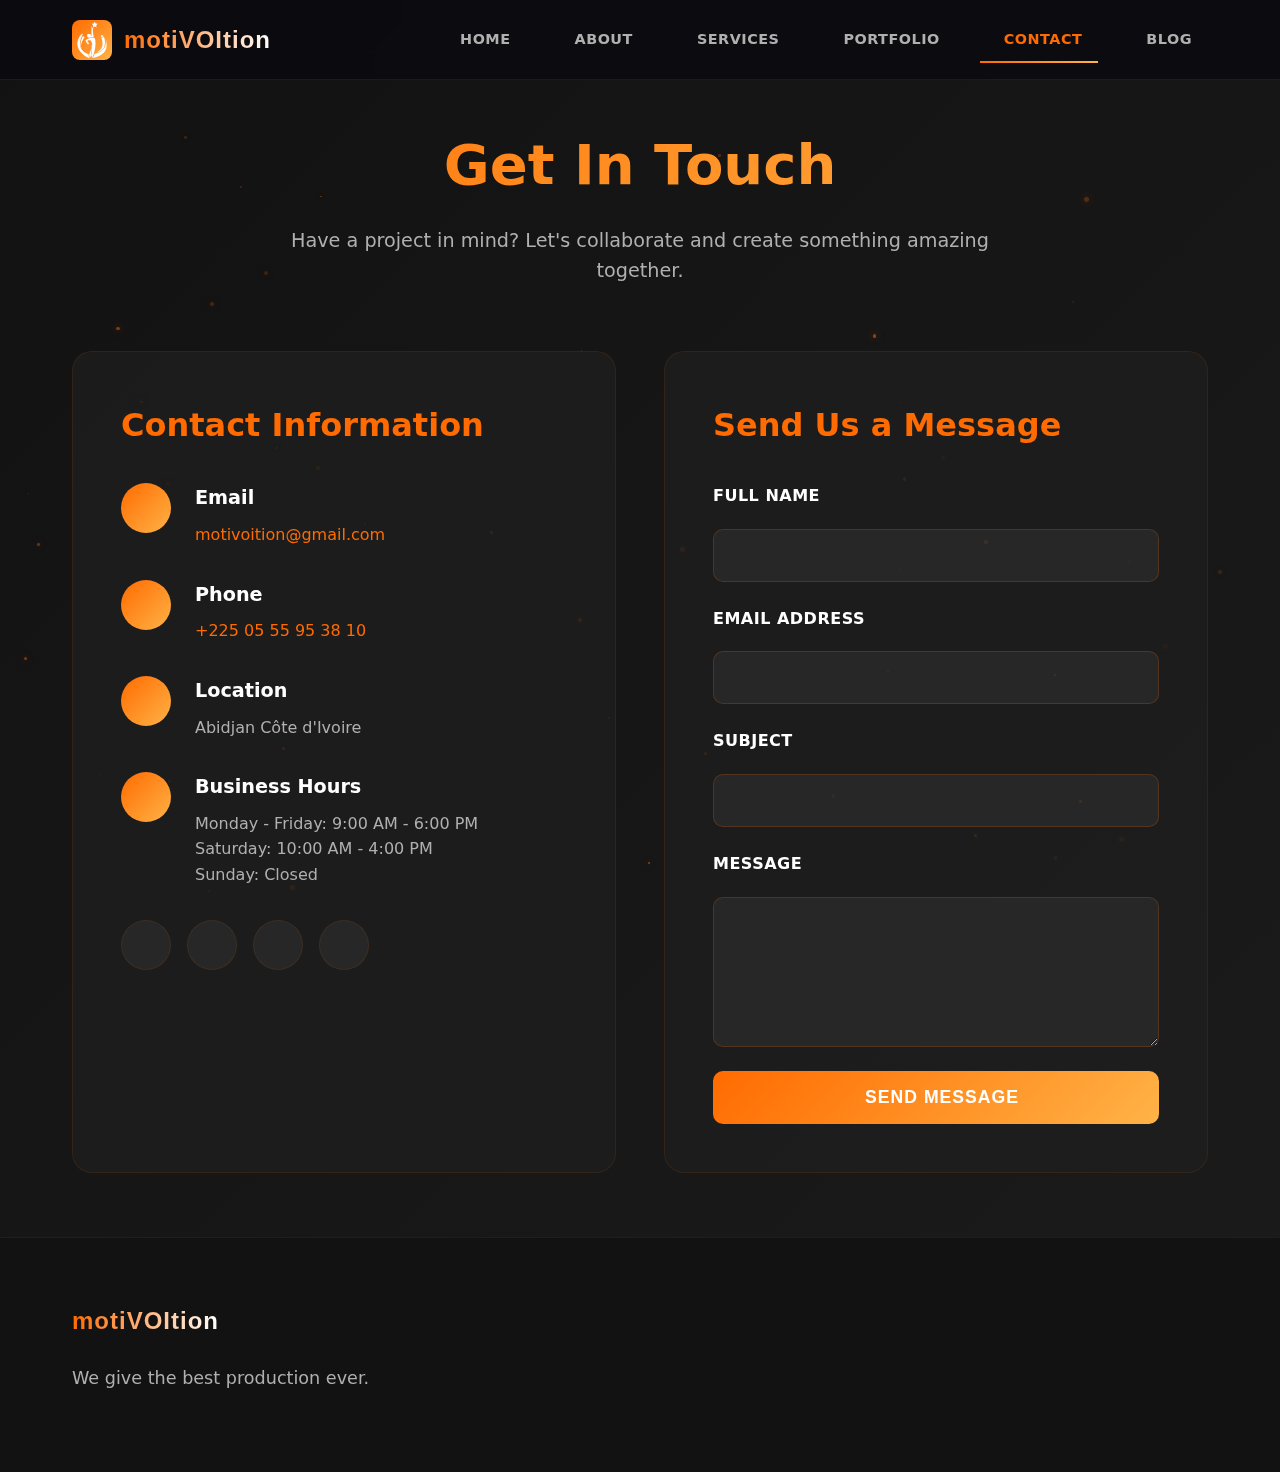
<file: contact.html>
<!DOCTYPE html>
<html lang="en">

<head>
    <meta charset="UTF-8">
    <meta name="viewport" content="width=device-width, initial-scale=1.0">
    <title>Contact | MotiVOItion</title>
    <link rel="stylesheet" href="style.css">
    <link rel="stylesheet" href="https://cdnjs.cloudflare.com/ajax/libs/font-awesome/6.4.0/css/all.min.css">
    <link href="https://fonts.googleapis.com/css2?family=Inter:wght@300;400;500;600;700;800;900&display=swap"
        rel="stylesheet">
    <style>
        :root {
            --primary: #FF6B00;
            --secondary: #FFB347;
            --accent: #FDFD96;
            --dark: #1B1B1B;
            --card-bg: rgba(30, 30, 30, 0.8);
        }

        .contact-page {
            padding-top: 120px;
            min-height: 100vh;
        }

        .contact-hero {
            text-align: center;
            margin-bottom: 4rem;
        }

        .contact-hero h1 {
            font-size: 3.5rem;
            margin-bottom: 1rem;
            background: linear-gradient(135deg, var(--primary), var(--secondary));
            -webkit-background-clip: text;
            -webkit-text-fill-color: transparent;
        }

        .contact-hero p {
            font-size: 1.2rem;
            color: #B0B0B0;
            max-width: 700px;
            margin: 0 auto;
        }

        .contact-content {
            display: grid;
            grid-template-columns: 1fr 1fr;
            gap: 3rem;
            margin-bottom: 4rem;
        }

        .contact-info {
            background: var(--card-bg);
            border-radius: 20px;
            padding: 3rem;
            border: 1px solid rgba(255, 107, 0, 0.1);
        }

        .contact-info h2 {
            font-size: 2rem;
            margin-bottom: 2rem;
            color: var(--primary);
        }

        .info-item {
            display: flex;
            align-items: flex-start;
            gap: 1.5rem;
            margin-bottom: 2rem;
        }

        .info-icon {
            width: 50px;
            height: 50px;
            background: linear-gradient(135deg, var(--primary), var(--secondary));
            border-radius: 50%;
            display: flex;
            align-items: center;
            justify-content: center;
            font-size: 1.3rem;
            color: white;
            flex-shrink: 0;
        }

        .info-content h3 {
            font-size: 1.2rem;
            margin-bottom: 0.5rem;
            color: white;
        }

        .info-content p {
            color: #B0B0B0;
            line-height: 1.6;
        }

        .info-content a {
            color: var(--primary);
            text-decoration: none;
            transition: color 0.3s ease;
        }

        .info-content a:hover {
            color: var(--secondary);
        }

        .contact-form-container {
            background: var(--card-bg);
            border-radius: 20px;
            padding: 3rem;
            border: 1px solid rgba(255, 107, 0, 0.1);
        }

        .contact-form-container h2 {
            font-size: 2rem;
            margin-bottom: 2rem;
            color: var(--primary);
        }

        .form-group {
            margin-bottom: 1.5rem;
        }

        .form-label {
            display: block;
            margin-bottom: 0.5rem;
            color: white;
            font-weight: 600;
        }

        .form-input,
        .form-textarea {
            width: 100%;
            padding: 1rem;
            background: rgba(255, 255, 255, 0.05);
            border: 1px solid rgba(255, 107, 0, 0.2);
            border-radius: 10px;
            color: white;
            font-family: inherit;
            font-size: 1rem;
            transition: all 0.3s ease;
        }

        .form-input:focus,
        .form-textarea:focus {
            outline: none;
            border-color: var(--primary);
            background: rgba(255, 107, 0, 0.05);
        }

        .form-textarea {
            resize: vertical;
            min-height: 150px;
        }

        .btn-submit {
            background: linear-gradient(135deg, var(--primary), var(--secondary));
            color: white;
            border: none;
            padding: 1rem 2.5rem;
            border-radius: 10px;
            font-weight: 700;
            font-size: 1.1rem;
            cursor: pointer;
            transition: all 0.3s ease;
            display: flex;
            align-items: center;
            gap: 0.75rem;
            width: 100%;
            justify-content: center;
        }

        .btn-submit:hover {
            transform: translateY(-3px);
            box-shadow: 0 10px 30px rgba(255, 107, 0, 0.3);
        }

        .social-links {
            display: flex;
            gap: 1rem;
            margin-top: 2rem;
        }

        .social-link {
            width: 50px;
            height: 50px;
            background: rgba(255, 255, 255, 0.05);
            border-radius: 50%;
            display: flex;
            align-items: center;
            justify-content: center;
            color: #B0B0B0;
            text-decoration: none;
            transition: all 0.3s ease;
            border: 1px solid rgba(255, 107, 0, 0.1);
        }

        .social-link:hover {
            background: linear-gradient(135deg, var(--primary), var(--secondary));
            color: white;
            transform: translateY(-3px);
        }

        .success-message {
            background: rgba(46, 213, 115, 0.1);
            border: 1px solid rgba(46, 213, 115, 0.3);
            border-radius: 10px;
            padding: 1.5rem;
            margin-top: 1rem;
            color: #2ed573;
            display: none;
        }

        @media (max-width: 992px) {
            .contact-content {
                grid-template-columns: 1fr;
            }
        }

        @media (max-width: 768px) {
            .contact-hero h1 {
                font-size: 2.5rem;
            }

            .contact-info,
            .contact-form-container {
                padding: 2rem;
            }
        }
    </style>
    <script async src="https://pagead2.googlesyndication.com/pagead/js/adsbygoogle.js?client=ca-pub-8945666304005777"
        crossorigin="anonymous"></script>
</head>

<body class="dark-mode">
    <!-- Animated Background -->
    <div class="particles-container" id="particles"></div>

    <!-- Header -->
    <header class="header">
        <div class="container">
            <!-- Logo -->
            <div class="logo">
                <div class="logo-icon">
                    <img src="assets/images/logo%202.svg" alt="MotiVOItion Logo" style="width: 40px; height: 40px;">
                </div>
                <div class="logo-text">
                    <span class="logo-motion">MOTI</span>
                    <span class="logo-voition">VOITION</span>
                </div>
            </div>

            <!-- Navigation -->
            <nav class="main-nav">
                <ul class="nav-list">
                    <li class="nav-item">
                        <a href="index.html" class="nav-link" data-text="HOME">
                            <i class="fas fa-home"></i>
                            <span>HOME</span>
                            <div class="link-glow"></div>
                        </a>
                    </li>
                    <li class="nav-item">
                        <a href="about.html" class="nav-link" data-text="ABOUT">
                            <i class="fas fa-user-astronaut"></i>
                            <span>ABOUT</span>
                            <div class="link-glow"></div>
                        </a>
                    </li>
                    <li class="nav-item">
                        <a href="services.html" class="nav-link" data-text="SERVICES">
                            <i class="fas fa-cogs"></i>
                            <span>SERVICES</span>
                            <div class="link-glow"></div>
                        </a>
                    </li>
                    <li class="nav-item">
                        <a href="portfolio.html" class="nav-link" data-text="PORTFOLIO">
                            <i class="fas fa-film"></i>
                            <span>PORTFOLIO</span>
                            <div class="link-glow"></div>
                        </a>
                    </li>
                    <li class="nav-item">
                        <a href="contact.html" class="nav-link active" data-text="CONTACT">
                            <i class="fas fa-satellite-dish"></i>
                            <span>CONTACT</span>
                            <div class="link-glow"></div>
                        </a>
                    </li>
                    <li class="nav-item">
                        <a href="blog.html" class="nav-link" data-text="BLOG">
                            <i class="fas fa-blog"></i>
                            <span>BLOG</span>
                            <div class="link-glow"></div>
                        </a>
                    </li>
                </ul>
            </nav>

            <!-- Mobile Menu Toggle -->
            <button class="menu-toggle" id="menuToggle">
                <div class="hamburger">
                    <span></span>
                    <span></span>
                    <span></span>
                </div>
            </button>
        </div>
    </header>

    <!-- Contact Page Content -->
    <section class="contact-page">
        <div class="container">
            <!-- Hero Section -->
            <div class="contact-hero">
                <h1>Get In Touch</h1>
                <p>Have a project in mind? Let's collaborate and create something amazing together.</p>
            </div>

            <!-- Contact Content -->
            <div class="contact-content">
                <!-- Contact Information -->
                <div class="contact-info">
                    <h2>Contact Information</h2>

                    <div class="info-item">
                        <div class="info-icon">
                            <i class="fas fa-envelope"></i>
                        </div>
                        <div class="info-content">
                            <h3>Email</h3>
                            <p><a href="mailto:hello@motivoition.com"
                                    id="dynamic-contact-email">hello@motivoition.com</a></p>
                        </div>
                    </div>

                    <div class="info-item">
                        <div class="info-icon">
                            <i class="fas fa-phone"></i>
                        </div>
                        <div class="info-content">
                            <h3>Phone</h3>
                            <p><a href="tel:+233xxxxxxxxx" id="dynamic-contact-phone">+233 xx xxx xxxx</a></p>
                        </div>
                    </div>

                    <div class="info-item">
                        <div class="info-icon">
                            <i class="fas fa-map-marker-alt"></i>
                        </div>
                        <div class="info-content">
                            <h3>Location</h3>
                            <p id="dynamic-contact-address">Accra, Ghana</p>
                        </div>
                    </div>

                    <div class="info-item">
                        <div class="info-icon">
                            <i class="fas fa-clock"></i>
                        </div>
                        <div class="info-content">
                            <h3>Business Hours</h3>
                            <p>Monday - Friday: 9:00 AM - 6:00 PM<br>
                                Saturday: 10:00 AM - 4:00 PM<br>
                                Sunday: Closed</p>
                        </div>
                    </div>

                    <div class="social-links">
                        <a href="https://www.youtube.com/@motivoition" target="_blank" class="social-link"
                            title="YouTube">
                            <i class="fab fa-youtube"></i>
                        </a>
                        <a href="https://www.instagram.com/motivoition" target="_blank" class="social-link"
                            title="Instagram">
                            <i class="fab fa-instagram"></i>
                        </a>
                        <a href="https://twitter.com/motivoition" target="_blank" class="social-link" title="Twitter">
                            <i class="fab fa-twitter"></i>
                        </a>
                        <a href="https://github.com/motivoition" target="_blank" class="social-link" title="GitHub">
                            <i class="fab fa-github"></i>
                        </a>
                    </div>
                </div>

                <!-- Contact Form -->
                <div class="contact-form-container">
                    <h2>Send Us a Message</h2>
                    <form id="contactForm">
                        <div class="form-group">
                            <label class="form-label" for="name">
                                <i class="fas fa-user"></i> Full Name
                            </label>
                            <input type="text" id="name" name="name" class="form-input" required>
                        </div>

                        <div class="form-group">
                            <label class="form-label" for="email">
                                <i class="fas fa-envelope"></i> Email Address
                            </label>
                            <input type="email" id="email" name="email" class="form-input" required>
                        </div>

                        <div class="form-group">
                            <label class="form-label" for="subject">
                                <i class="fas fa-tag"></i> Subject
                            </label>
                            <input type="text" id="subject" name="subject" class="form-input" required>
                        </div>

                        <div class="form-group">
                            <label class="form-label" for="message">
                                <i class="fas fa-comment"></i> Message
                            </label>
                            <textarea id="message" name="message" class="form-textarea" rows="5" required></textarea>
                        </div>

                        <button type="submit" class="btn-submit">
                            <i class="fas fa-paper-plane"></i>
                            Send Message
                        </button>

                        <div class="success-message" id="successMessage">
                            <i class="fas fa-check-circle"></i>
                            Thank you for your message! We'll get back to you soon.
                        </div>
                    </form>
                </div>
            </div>
        </div>
    </section>

    <!-- Footer -->
    <footer class="footer">
        <div class="container">
            <div class="footer-content">
                <div class="footer-brand">
                    <div class="logo">
                        <span class="logo-motion">MOTI</span>
                        <span class="logo-voition">VOITION</span>
                    </div>
                    <p class="footer-tagline" id="dynamic-footer-tagline">
                        Where motion meets emotion in every frame.
                    </p>
                </div>
            </div>
        </div>
    </footer>

    <!-- Scripts -->
    <script src="script.js"></script>
    <script>
        // Contact Form Handling
        document.getElementById('contactForm').addEventListener('submit', function (e) {
            e.preventDefault();

            const submitBtn = this.querySelector('.btn-submit');
            const successMessage = document.getElementById('successMessage');
            const originalText = submitBtn.innerHTML;

            // Disable submit button
            submitBtn.disabled = true;
            submitBtn.innerHTML = '<i class="fas fa-spinner fa-spin"></i> Sending...';

            // Simulate sending (in production, use actual API)
            setTimeout(() => {
                // Show success message
                successMessage.style.display = 'block';

                // Reset form
                this.reset();

                // Reset button
                submitBtn.disabled = false;
                submitBtn.innerHTML = originalText;

                // Hide success message after 5 seconds
                setTimeout(() => {
                    successMessage.style.display = 'none';
                }, 5000);

                // In production, send to your email service
                console.log('Contact form submitted');
            }, 2000);
        });
    </script>
</body>

</html>
</file>
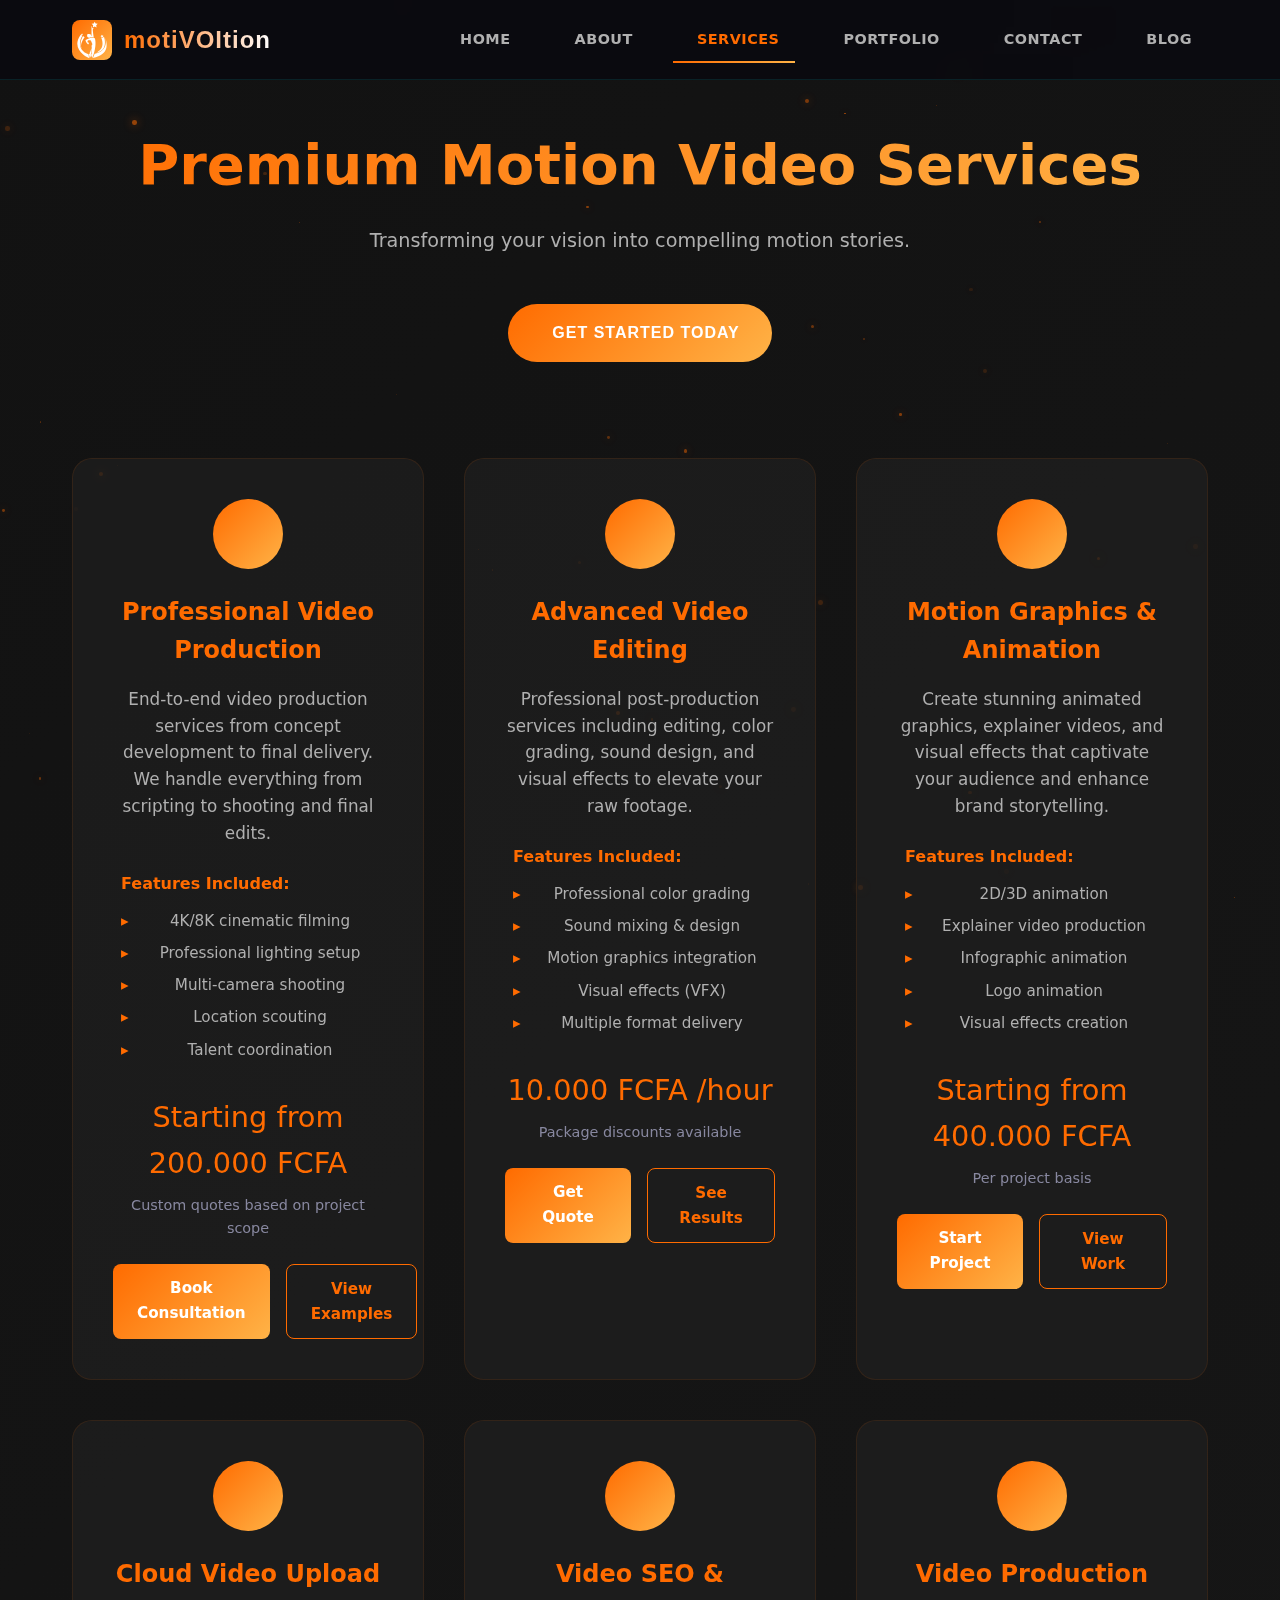
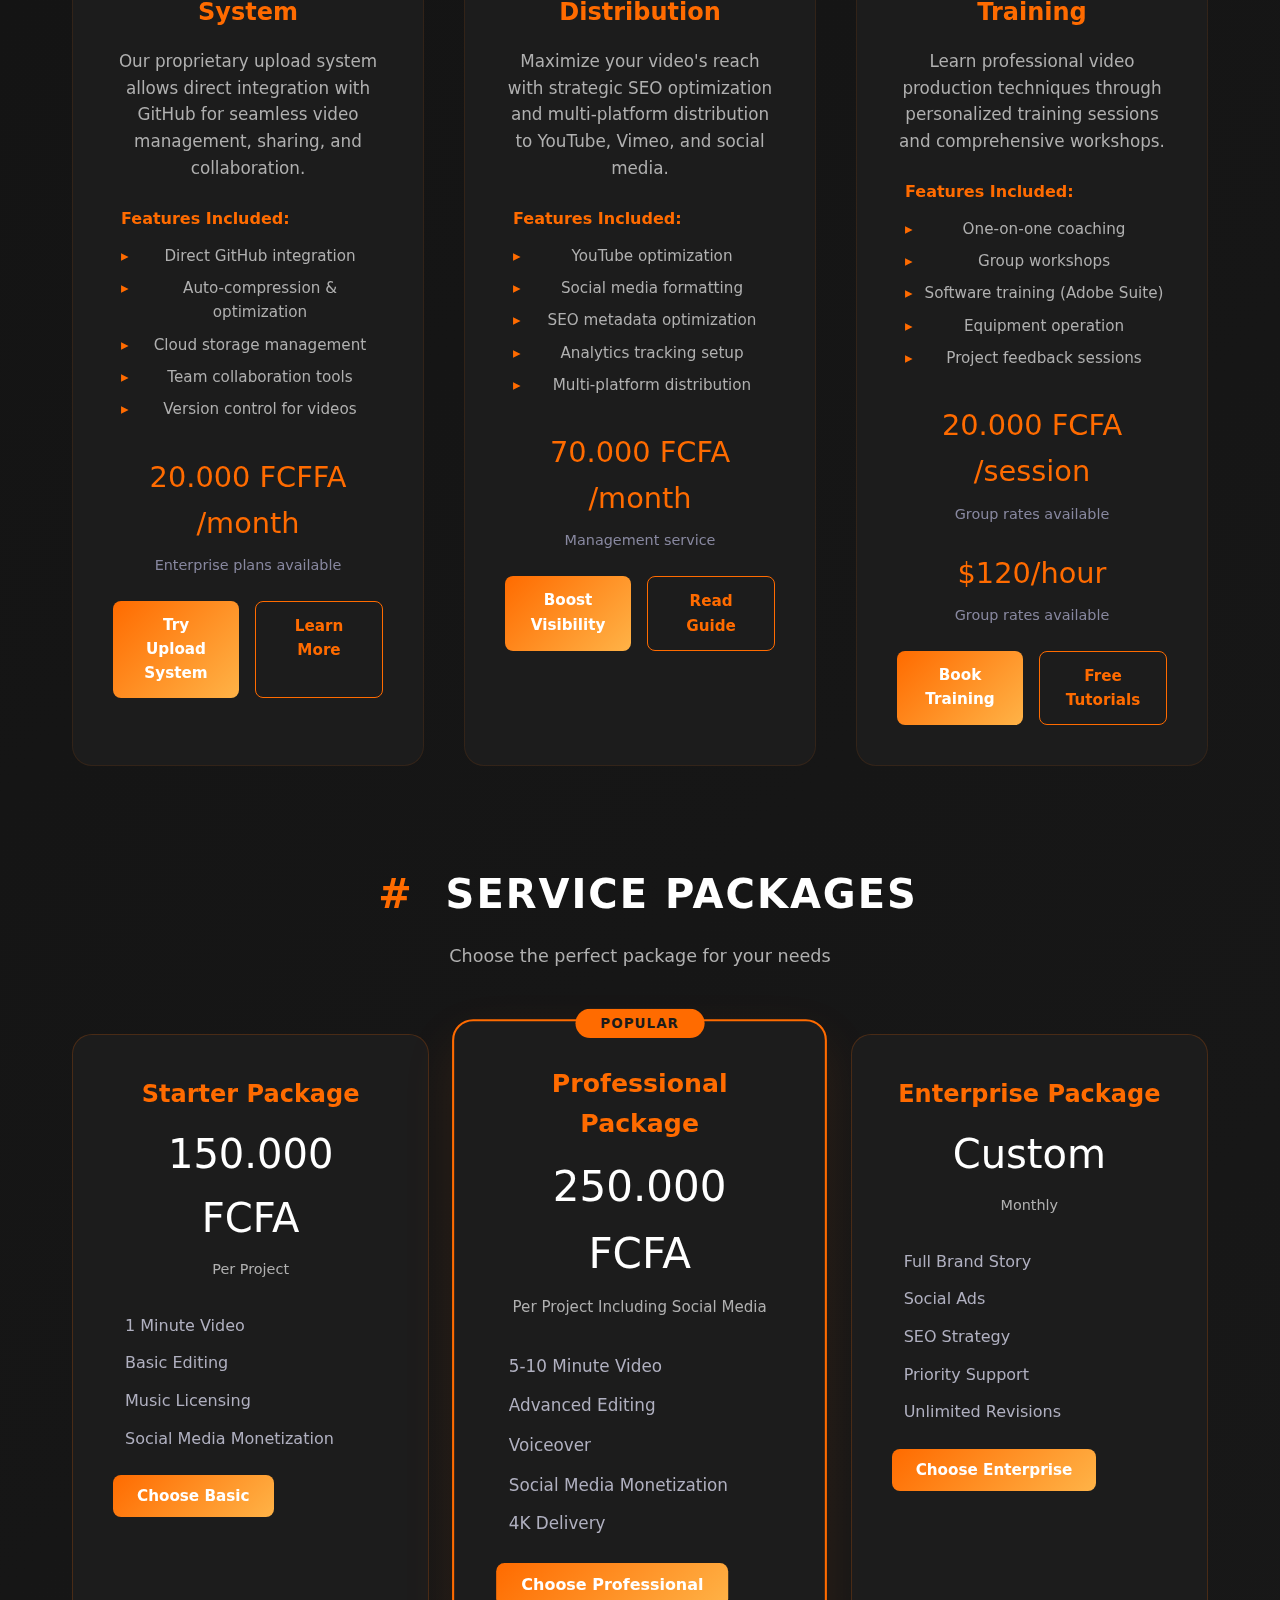
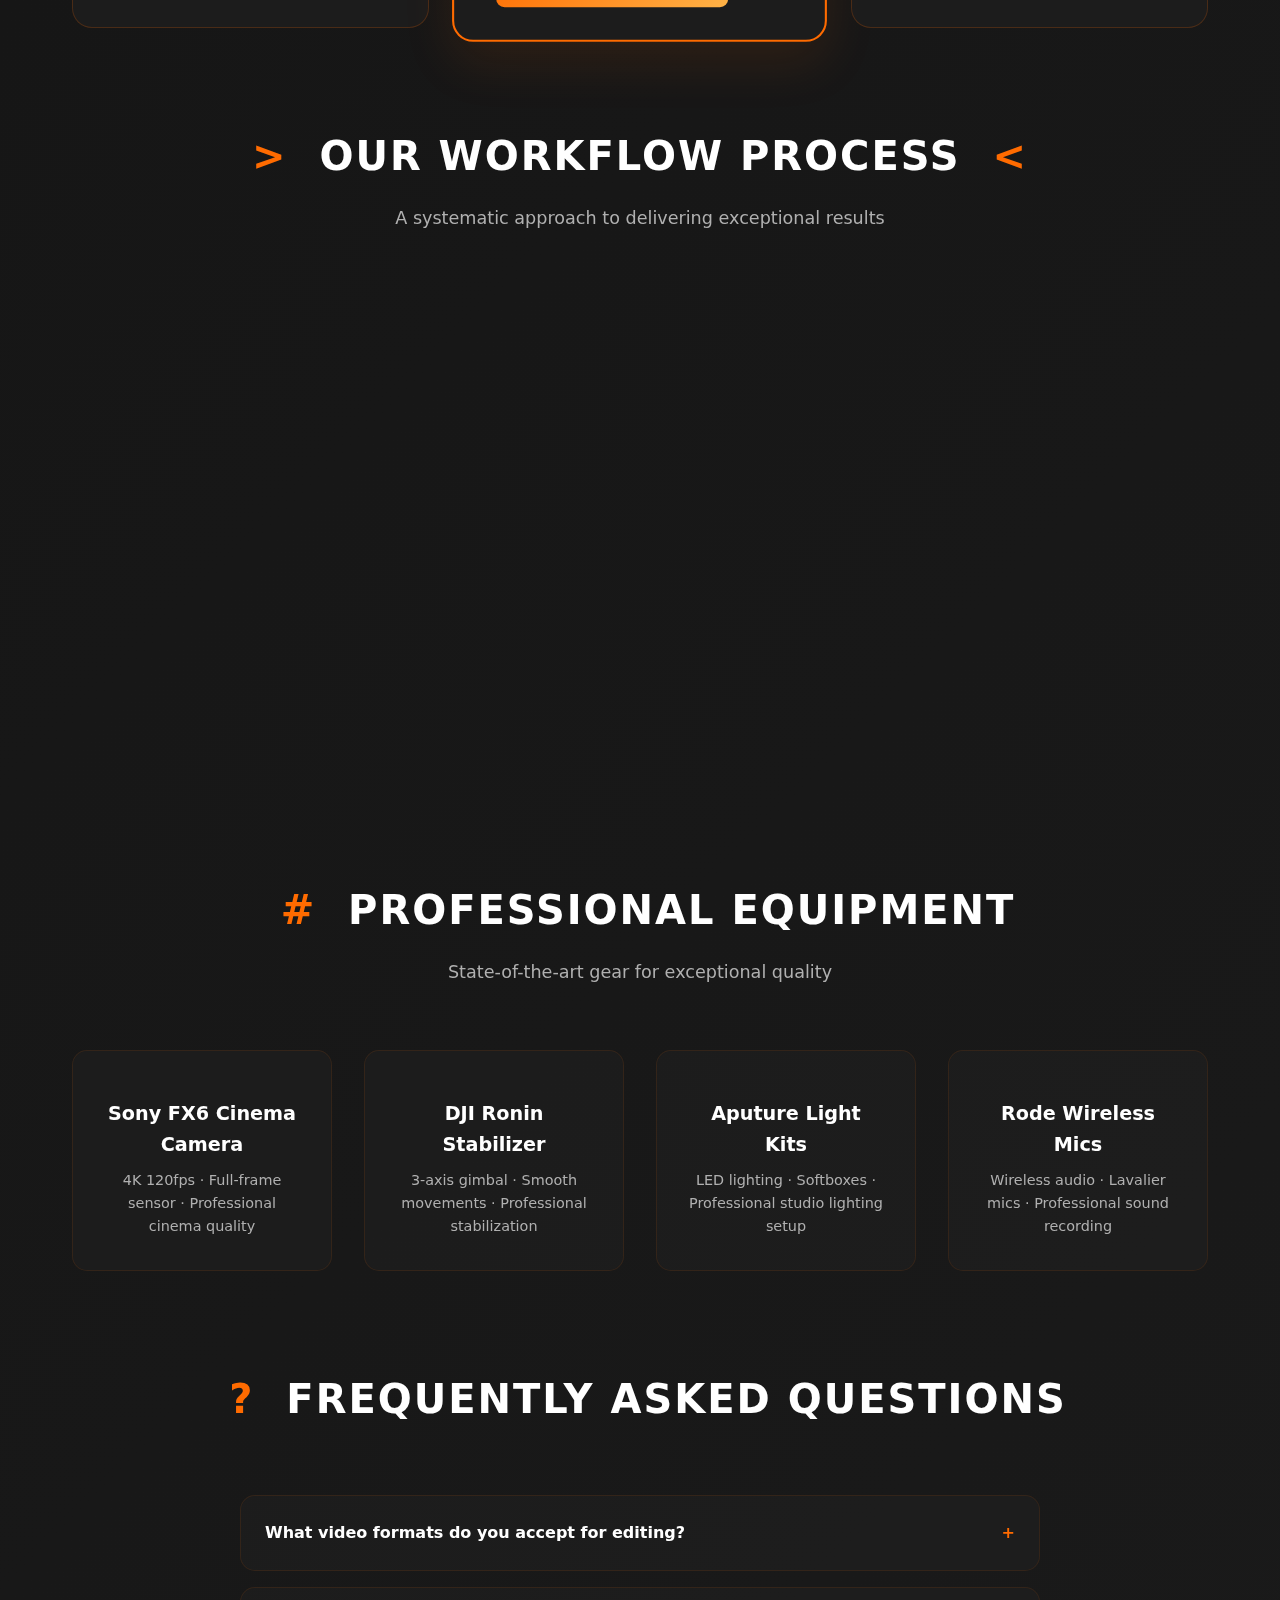
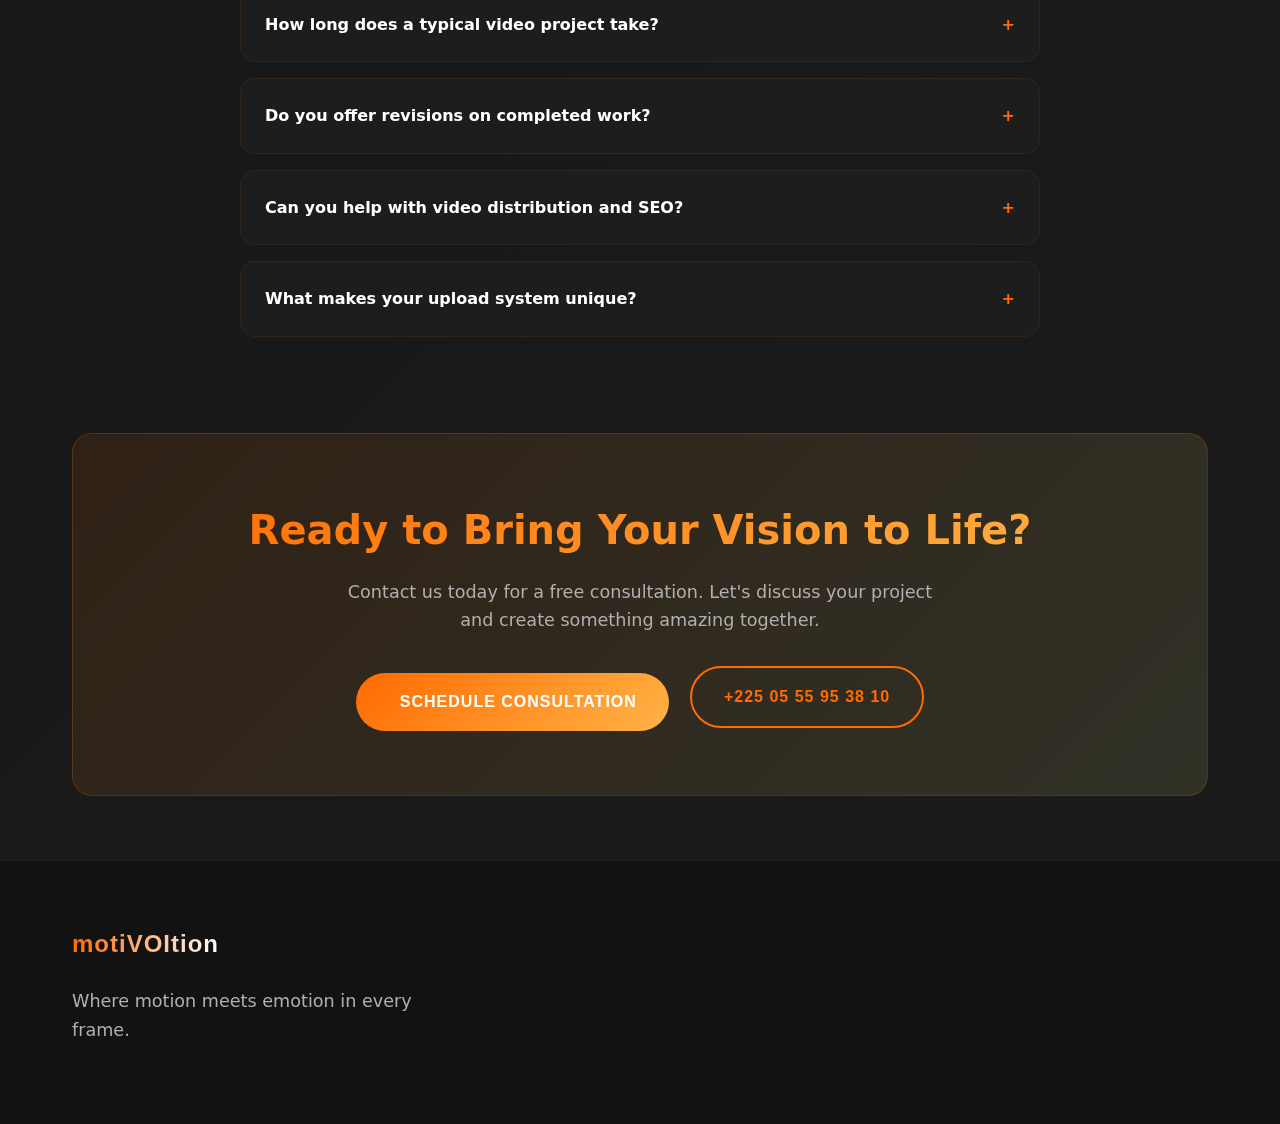
<file: services.html>
<!DOCTYPE html>
<html lang="en">

<head>
    <meta charset="UTF-8">
    <meta name="viewport" content="width=device-width, initial-scale=1.0">
    <title>Services | MotiVOItion - Motion Video Portfolio</title>
    <link rel="stylesheet" href="style.css">
    <link rel="stylesheet" href="https://cdnjs.cloudflare.com/ajax/libs/font-awesome/6.4.0/css/all.min.css">
    <link href="https://fonts.googleapis.com/css2?family=Inter:wght@300;400;500;600;700;800;900&display=swap"
        rel="stylesheet">
    <style>
        :root {
            --primary: #FF6B00;
            --secondary: #FFB347;
            --accent: #FDFD96;
            --dark: #1B1B1B;
            --card-bg: rgba(30, 30, 30, 0.8);
        }

        .services-page {
            padding-top: 120px;
            min-height: 100vh;
        }

        .services-hero {
            text-align: center;
            margin-bottom: 6rem;
        }

        .services-hero h1 {
            font-size: 3.5rem;
            margin-bottom: 1rem;
            background: linear-gradient(135deg, var(--primary), var(--secondary));
            -webkit-background-clip: text;
            -webkit-text-fill-color: transparent;
        }

        .services-hero p {
            font-size: 1.2rem;
            color: #B0B0B0;
            max-width: 700px;
            margin: 0 auto 3rem;
        }

        .services-grid {
            display: grid;
            grid-template-columns: repeat(auto-fit, minmax(350px, 1fr));
            gap: 2.5rem;
            margin-bottom: 6rem;
        }

        .service-card {
            background: var(--card-bg);
            border-radius: 20px;
            padding: 2.5rem;
            border: 1px solid rgba(255, 107, 0, 0.1);
            transition: all 0.3s ease;
            position: relative;
            overflow: hidden;
        }

        .service-card:hover {
            transform: translateY(-10px);
            border-color: var(--primary);
            box-shadow:
                0 20px 40px rgba(0, 0, 0, 0.3),
                0 0 30px rgba(255, 107, 0, 0.2);
        }

        .service-card::before {
            content: '';
            position: absolute;
            top: 0;
            left: 0;
            right: 0;
            height: 4px;
            background: linear-gradient(90deg, var(--primary), var(--secondary));
            transform: scaleX(0);
            transition: transform 0.3s ease;
        }

        .service-card:hover::before {
            transform: scaleX(1);
        }

        .service-icon {
            width: 70px;
            height: 70px;
            background: linear-gradient(135deg, var(--primary), var(--secondary));
            border-radius: 50%;
            display: flex;
            align-items: center;
            justify-content: center;
            margin-bottom: 1.5rem;
            font-size: 1.8rem;
            color: white;
        }

        .service-title {
            font-size: 1.5rem;
            margin-bottom: 1rem;
            color: var(--primary);
        }

        .service-description {
            color: #B0B0B0;
            line-height: 1.7;
            margin-bottom: 1.5rem;
            font-size: 1.05rem;
        }

        .service-features {
            margin-bottom: 2rem;
        }

        .service-features h4 {
            font-size: 1rem;
            color: var(--primary);
            margin-bottom: 0.75rem;
            display: flex;
            align-items: center;
            gap: 0.5rem;
        }

        .service-features ul {
            list-style: none;
            padding-left: 1.5rem;
        }

        .service-features li {
            color: #B0B0B0;
            margin-bottom: 0.5rem;
            position: relative;
            font-size: 0.95rem;
        }

        .service-features li::before {
            content: '▸';
            position: absolute;
            left: -1rem;
            color: var(--primary);
        }

        .service-pricing {
            margin-bottom: 1.5rem;
        }

        .price-tag {
            font-size: 1.8rem;
            color: var(--primary);
            margin-bottom: 0.5rem;
        }

        .price-note {
            font-size: 0.9rem;
            color: #8888a0;
        }

        .service-cta {
            display: flex;
            gap: 1rem;
        }

        .btn-service {
            flex: 1;
            padding: 0.75rem 1.5rem;
            border-radius: 8px;
            font-weight: 600;
            font-size: 0.95rem;
            text-decoration: none;
            text-align: center;
            transition: all 0.3s ease;
        }

        .btn-service-primary {
            background: linear-gradient(135deg, var(--primary), var(--secondary));
            color: white;
        }

        .btn-service-primary:hover {
            transform: translateY(-3px);
            box-shadow: 0 10px 20px rgba(255, 107, 0, 0.3);
        }

        .btn-service-secondary {
            background: transparent;
            color: var(--primary);
            border: 1px solid var(--primary);
        }

        .btn-service-secondary:hover {
            background: rgba(255, 107, 0, 0.1);
        }

        /* Service Packages */
        .packages-section {
            margin-bottom: 6rem;
        }

        .packages-grid {
            display: grid;
            grid-template-columns: repeat(auto-fit, minmax(300px, 1fr));
            gap: 2rem;
            margin-top: 3rem;
        }

        .package-card {
            background: var(--card-bg);
            border-radius: 20px;
            padding: 2.5rem;
            border: 1px solid rgba(255, 107, 0, 0.2);
            position: relative;
            transition: all 0.3s ease;
        }

        .package-card.popular {
            border: 2px solid var(--primary);
            transform: scale(1.05);
            box-shadow: 0 20px 50px rgba(255, 107, 0, 0.1);
        }

        .package-card.popular::after {
            content: 'POPULAR';
            position: absolute;
            top: -12px;
            left: 50%;
            transform: translateX(-50%);
            background: var(--primary);
            color: var(--dark);
            padding: 0.25rem 1.5rem;
            border-radius: 20px;
            font-size: 0.8rem;
            font-weight: 700;
            letter-spacing: 1px;
        }

        .package-header {
            text-align: center;
            margin-bottom: 2rem;
        }

        .package-name {
            font-size: 1.5rem;
            color: var(--primary);
            margin-bottom: 0.5rem;
        }

        .package-price {
            font-size: 2.5rem;
            color: white;
            margin-bottom: 0.5rem;
        }

        .package-period {
            color: #B0B0B0;
            font-size: 0.9rem;
        }

        .package-features {
            margin-bottom: 2rem;
        }

        .package-feature {
            display: flex;
            align-items: center;
            gap: 0.75rem;
            margin-bottom: 0.75rem;
            color: #b0b0c0;
        }

        .package-feature i {
            color: var(--primary);
        }

        /* Workflow Section */
        .workflow-section {
            margin-bottom: 6rem;
        }

        .workflow-steps {
            display: grid;
            grid-template-columns: repeat(auto-fit, minmax(250px, 1fr));
            gap: 2rem;
            margin-top: 3rem;
        }

        .workflow-step {
            text-align: center;
            position: relative;
        }

        .workflow-step::after {
            content: '→';
            position: absolute;
            right: -1rem;
            top: 50%;
            transform: translateY(-50%);
            color: var(--primary);
            font-size: 2rem;
            font-weight: bold;
        }

        .workflow-step:last-child::after {
            display: none;
        }

        .step-number {
            width: 60px;
            height: 60px;
            background: linear-gradient(135deg, var(--primary), var(--secondary));
            border-radius: 50%;
            display: flex;
            align-items: center;
            justify-content: center;
            margin: 0 auto 1.5rem;
            font-size: 1.5rem;
            font-weight: 700;
            color: white;
        }

        .step-title {
            font-size: 1.2rem;
            margin-bottom: 0.75rem;
            color: var(--primary);
        }

        .step-description {
            color: #B0B0B0;
            font-size: 0.95rem;
            line-height: 1.6;
        }

        /* Equipment Section */
        .equipment-section {
            margin-bottom: 6rem;
        }

        .equipment-grid {
            display: grid;
            grid-template-columns: repeat(auto-fit, minmax(250px, 1fr));
            gap: 2rem;
            margin-top: 3rem;
        }

        .equipment-card {
            background: var(--card-bg);
            border-radius: 15px;
            padding: 2rem;
            text-align: center;
            border: 1px solid rgba(255, 107, 0, 0.1);
            transition: all 0.3s ease;
        }

        .equipment-card:hover {
            border-color: var(--primary);
            transform: translateY(-5px);
        }

        .equipment-icon {
            font-size: 2.5rem;
            color: var(--primary);
            margin-bottom: 1rem;
        }

        .equipment-name {
            font-size: 1.2rem;
            margin-bottom: 0.5rem;
            color: white;
        }

        .equipment-specs {
            color: #B0B0B0;
            font-size: 0.9rem;
        }

        /* FAQ Section */
        .faq-section {
            margin-bottom: 6rem;
        }

        .faq-container {
            max-width: 800px;
            margin: 3rem auto 0;
        }

        .faq-item {
            background: var(--card-bg);
            border-radius: 15px;
            margin-bottom: 1rem;
            border: 1px solid rgba(255, 107, 0, 0.1);
            overflow: hidden;
        }

        .faq-question {
            padding: 1.5rem;
            cursor: pointer;
            display: flex;
            justify-content: space-between;
            align-items: center;
            font-weight: 600;
            color: white;
        }

        .faq-question:hover {
            background: rgba(255, 107, 0, 0.05);
        }

        .faq-toggle {
            color: var(--primary);
            transition: transform 0.3s ease;
        }

        .faq-answer {
            padding: 0 1.5rem;
            max-height: 0;
            overflow: hidden;
            transition: all 0.3s ease;
            color: #B0B0B0;
            line-height: 1.6;
        }

        .faq-item.active .faq-answer {
            padding: 0 1.5rem 1.5rem;
            max-height: 500px;
        }

        .faq-item.active .faq-toggle {
            transform: rotate(45deg);
        }

        /* Call to Action */
        .cta-section {
            text-align: center;
            padding: 4rem;
            background: linear-gradient(135deg, rgba(255, 107, 0, 0.1), rgba(253, 253, 150, 0.1));
            border-radius: 20px;
            margin-bottom: 4rem;
            border: 1px solid rgba(255, 107, 0, 0.2);
        }

        .cta-title {
            font-size: 2.5rem;
            margin-bottom: 1rem;
            background: linear-gradient(135deg, var(--primary), var(--secondary));
            -webkit-background-clip: text;
            -webkit-text-fill-color: transparent;
        }

        .cta-text {
            font-size: 1.1rem;
            color: #B0B0B0;
            max-width: 600px;
            margin: 0 auto 2rem;
        }

        @media (max-width: 992px) {
            .workflow-step::after {
                display: none;
            }

            .package-card.popular {
                transform: none;
            }
        }

        @media (max-width: 768px) {
            .services-grid {
                grid-template-columns: 1fr;
            }

            .packages-grid {
                grid-template-columns: 1fr;
            }

            .service-cta {
                flex-direction: column;
            }

            .cta-title {
                font-size: 2rem;
            }
        }
    </style>
</head>

<body class="dark-mode">
    <!-- Animated Background -->
    <div class="particles-container" id="particles"></div>

    <!-- Header -->
    <header class="header">
        <div class="container">
            <!-- Logo -->
            <div class="logo">
                <div class="logo-icon">
                    <img src="assets/images/logo%202.svg" alt="MotiVOItion Logo" style="width: 40px; height: 40px;">
                </div>
                <div class="logo-text">
                    <span class="logo-motion">MOTI</span>
                    <span class="logo-voition">VOITION</span>
                </div>
            </div>

            <!-- Navigation -->
            <nav class="main-nav">
                <ul class="nav-list">
                    <li class="nav-item">
                        <a href="index.html" class="nav-link" data-text="HOME">
                            <i class="fas fa-home"></i>
                            <span>HOME</span>
                            <div class="link-glow"></div>
                        </a>
                    </li>
                    <li class="nav-item">
                        <a href="about.html" class="nav-link" data-text="ABOUT">
                            <i class="fas fa-user-astronaut"></i>
                            <span>ABOUT</span>
                            <div class="link-glow"></div>
                        </a>
                    </li>
                    <li class="nav-item">
                        <a href="services.html" class="nav-link active" data-text="SERVICES">
                            <i class="fas fa-cogs"></i>
                            <span>SERVICES</span>
                            <div class="link-glow"></div>
                        </a>
                    </li>
                    <li class="nav-item">
                        <a href="portfolio.html" class="nav-link" data-text="PORTFOLIO">
                            <i class="fas fa-film"></i>
                            <span>PORTFOLIO</span>
                            <div class="link-glow"></div>
                        </a>
                    </li>
                    <li class="nav-item">
                        <a href="contact.html" class="nav-link" data-text="CONTACT">
                            <i class="fas fa-satellite-dish"></i>
                            <span>CONTACT</span>
                            <div class="link-glow"></div>
                        </a>
                    </li>
                    <li class="nav-item">
                        <a href="blog.html" class="nav-link" data-text="BLOG">
                            <i class="fas fa-blog"></i>
                            <span>BLOG</span>
                            <div class="link-glow"></div>
                        </a>
                    </li>
                </ul>
            </nav>

            <!-- Mobile Menu Toggle -->
            <button class="menu-toggle" id="menuToggle">
                <div class="hamburger">
                    <span></span>
                    <span></span>
                    <span></span>
                </div>
            </button>
        </div>
    </header>

    <!-- Services Page Content -->
    <section class="services-page">
        <div class="container">
            <!-- Hero Section -->
            <div class="services-hero">
                <h1 id="dynamic-services-hero-title">Premium Motion Video Services</h1>
                <p id="dynamic-services-hero-subtitle">Transforming your vision into compelling motion stories with
                    cutting-edge technology and creative
                    expertise.</p>
                <a href="#contact-form" class="btn-primary">
                    <i class="fas fa-paper-plane"></i>
                    Get Started Today
                </a>
            </div>

            <!-- Main Services Grid -->
            <div class="services-grid">
                <!-- Service 1: Video Production -->
                <div class="service-card">
                    <div class="service-icon">
                        <i class="fas fa-video"></i>
                    </div>
                    <h3 class="service-title" id="dynamic-service-title-0">Professional Video Production</h3>
                    <p class="service-description" id="dynamic-service-desc-0">
                        End-to-end video production services from concept development to final delivery.
                        We handle everything from scripting to shooting and final edits.
                    </p>

                    <div class="service-features">
                        <h4><i class="fas fa-check-circle"></i> Features Included:</h4>
                        <ul>
                            <li>4K/8K cinematic filming</li>
                            <li>Professional lighting setup</li>
                            <li>Multi-camera shooting</li>
                            <li>Location scouting</li>
                            <li>Talent coordination</li>
                        </ul>
                    </div>

                    <div class="service-pricing">
                        <div class="price-tag" id="dynamic-service-price-0">Starting from $1,500</div>
                        <div class="price-note" id="dynamic-service-price-note-0">Custom quotes based on project scope
                        </div>
                    </div>

                    <div class="service-cta">
                        <a href="contact.html?service=production" class="btn-service btn-service-primary">
                            <i class="fas fa-calendar-check"></i>
                            Book Consultation
                        </a>
                        <a href="portfolio.html#production" class="btn-service btn-service-secondary">
                            <i class="fas fa-play"></i>
                            View Examples
                        </a>
                    </div>
                </div>

                <!-- Service 2: Video Editing -->
                <div class="service-card">
                    <div class="service-icon">
                        <i class="fas fa-edit"></i>
                    </div>
                    <h3 class="service-title" id="dynamic-service-title-1">Advanced Video Editing</h3>
                    <p class="service-description" id="dynamic-service-desc-1">
                        Professional post-production services including editing, color grading,
                        sound design, and visual effects to elevate your raw footage.
                    </p>

                    <div class="service-features">
                        <h4><i class="fas fa-check-circle"></i> Features Included:</h4>
                        <ul>
                            <li>Professional color grading</li>
                            <li>Sound mixing & design</li>
                            <li>Motion graphics integration</li>
                            <li>Visual effects (VFX)</li>
                            <li>Multiple format delivery</li>
                        </ul>
                    </div>

                    <div class="service-pricing">
                        <div class="price-tag" id="dynamic-service-price-1">$75/hour</div>
                        <div class="price-note" id="dynamic-service-price-note-1">Package discounts available</div>
                    </div>

                    <div class="service-cta">
                        <a href="contact.html?service=editing" class="btn-service btn-service-primary">
                            <i class="fas fa-calendar-check"></i>
                            Get Quote
                        </a>
                        <a href="portfolio.html#editing" class="btn-service btn-service-secondary">
                            <i class="fas fa-play"></i>
                            See Results
                        </a>
                    </div>
                </div>

                <!-- Service 3: Motion Graphics -->
                <div class="service-card">
                    <div class="service-icon">
                        <i class="fas fa-magic"></i>
                    </div>
                    <h3 class="service-title" id="dynamic-service-title-2">Motion Graphics & Animation</h3>
                    <p class="service-description" id="dynamic-service-desc-2">
                        Create stunning animated graphics, explainer videos, and visual effects
                        that captivate your audience and enhance brand storytelling.
                    </p>

                    <div class="service-features">
                        <h4><i class="fas fa-check-circle"></i> Features Included:</h4>
                        <ul>
                            <li>2D/3D animation</li>
                            <li>Explainer video production</li>
                            <li>Infographic animation</li>
                            <li>Logo animation</li>
                            <li>Visual effects creation</li>
                        </ul>
                    </div>

                    <div class="service-pricing">
                        <div class="price-tag" id="dynamic-service-price-2">Starting from $800</div>
                        <div class="price-note" id="dynamic-service-price-note-2">Per project basis</div>
                    </div>

                    <div class="service-cta">
                        <a href="contact.html?service=motion-graphics" class="btn-service btn-service-primary">
                            <i class="fas fa-calendar-check"></i>
                            Start Project
                        </a>
                        <a href="portfolio.html#motion-graphics" class="btn-service btn-service-secondary">
                            <i class="fas fa-play"></i>
                            View Work
                        </a>
                    </div>
                </div>

                <!-- Service 4: Cloud Upload System -->
                <div class="service-card">
                    <div class="service-icon">
                        <i class="fas fa-cloud-upload-alt"></i>
                    </div>
                    <h3 class="service-title" id="dynamic-service-title-3">Cloud Video Upload System</h3>
                    <p class="service-description" id="dynamic-service-desc-3">
                        Our proprietary upload system allows direct integration with GitHub for
                        seamless video management, sharing, and collaboration.
                    </p>

                    <div class="service-features">
                        <h4><i class="fas fa-check-circle"></i> Features Included:</h4>
                        <ul>
                            <li>Direct GitHub integration</li>
                            <li>Auto-compression & optimization</li>
                            <li>Cloud storage management</li>
                            <li>Team collaboration tools</li>
                            <li>Version control for videos</li>
                        </ul>
                    </div>

                    <div class="service-pricing">
                        <div class="price-tag" id="dynamic-service-price-3">$49/month</div>
                        <div class="price-note" id="dynamic-service-price-note-3">Enterprise plans available</div>
                    </div>

                    <div class="service-cta">
                        <a href="upload.html" class="btn-service btn-service-primary">
                            <i class="fas fa-rocket"></i>
                            Try Upload System
                        </a>
                        <a href="contact.html?service=upload" class="btn-service btn-service-secondary">
                            <i class="fas fa-info-circle"></i>
                            Learn More
                        </a>
                    </div>
                </div>

                <!-- Service 5: Video SEO & Distribution -->
                <div class="service-card">
                    <div class="service-icon">
                        <i class="fas fa-chart-line"></i>
                    </div>
                    <h3 class="service-title" id="dynamic-service-title-4">Video SEO & Distribution</h3>
                    <p class="service-description" id="dynamic-service-desc-4">
                        Maximize your video's reach with strategic SEO optimization and
                        multi-platform distribution to YouTube, Vimeo, and social media.
                    </p>

                    <div class="service-features">
                        <h4><i class="fas fa-check-circle"></i> Features Included:</h4>
                        <ul>
                            <li>YouTube optimization</li>
                            <li>Social media formatting</li>
                            <li>SEO metadata optimization</li>
                            <li>Analytics tracking setup</li>
                            <li>Multi-platform distribution</li>
                        </ul>
                    </div>

                    <div class="service-pricing">
                        <div class="price-tag" id="dynamic-service-price-4">$299/month</div>
                        <div class="price-note" id="dynamic-service-price-note-4">Management service</div>
                    </div>

                    <div class="service-cta">
                        <a href="contact.html?service=seo" class="btn-service btn-service-primary">
                            <i class="fas fa-chart-line"></i>
                            Boost Visibility
                        </a>
                        <a href="blog.html#video-seo" class="btn-service btn-service-secondary">
                            <i class="fas fa-book"></i>
                            Read Guide
                        </a>
                    </div>
                </div>

                <!-- Service 6: Training & Workshops -->
                <div class="service-card">
                    <div class="service-icon">
                        <i class="fas fa-graduation-cap"></i>
                    </div>
                    <h3 class="service-title" id="dynamic-service-title-5">Video Production Training</h3>
                    <p class="service-description" id="dynamic-service-desc-5">
                        Learn professional video production techniques through personalized
                        training sessions and comprehensive workshops.
                    </p>

                    <div class="service-features">
                        <h4><i class="fas fa-check-circle"></i> Features Included:</h4>
                        <ul>
                            <li>One-on-one coaching</li>
                            <li>Group workshops</li>
                            <li>Software training (Adobe Suite)</li>
                            <li>Equipment operation</li>
                            <li>Project feedback sessions</li>
                        </ul>
                    </div>

                    <div class="service-pricing">
                        <div class="price-tag" id="dynamic-service-price-5">$120/session</div>
                        <div class="price-note" id="dynamic-service-price-note-5">Group rates available</div>
                    </div>

                    <div class="service-pricing">
                        <div class="price-tag">$120/hour</div>
                        <div class="price-note">Group rates available</div>
                    </div>

                    <div class="service-cta">
                        <a href="contact.html?service=training" class="btn-service btn-service-primary">
                            <i class="fas fa-graduation-cap"></i>
                            Book Training
                        </a>
                        <a href="blog.html#tutorials" class="btn-service btn-service-secondary">
                            <i class="fas fa-play-circle"></i>
                            Free Tutorials
                        </a>
                    </div>
                </div>
            </div>

            <!-- Service Packages -->
            <div class="packages-section">
                <div class="section-header">
                    <h2 class="section-title">
                        <span class="title-prefix">#</span>
                        SERVICE PACKAGES
                    </h2>
                    <p class="section-subtitle" id="dynamic-packages-subtitle">Choose the perfect package for your needs
                    </p>
                </div>

                <div class="packages-grid">
                    <div class="package-card">
                        <div class="package-header">
                            <h3 class="package-name" id="dynamic-package-name-0">Basic</h3>
                            <div class="package-price" id="dynamic-package-price-0">$499</div>
                            <div class="package-period" id="dynamic-package-period-0">One-time project</div>
                        </div>

                        <div class="package-features" id="dynamic-package-features-0">
                            <div class="package-feature">
                                <i class="fas fa-check"></i>
                                <span>Up to 3-minute video</span>
                            </div>
                            <div class="package-feature">
                                <i class="fas fa-check"></i>
                                <span>Basic editing & color correction</span>
                            </div>
                            <div class="package-feature">
                                <i class="fas fa-check"></i>
                                <span>2 revision rounds</span>
                            </div>
                            <div class="package-feature">
                                <i class="fas fa-check"></i>
                                <span>1080p delivery</span>
                            </div>
                        </div>

                        <a href="contact.html?package=basic" class="btn-service btn-service-primary">
                            Choose Basic
                        </a>
                    </div>

                    <div class="package-card popular">
                        <div class="package-header">
                            <h3 class="package-name" id="dynamic-package-name-1">Professional</h3>
                            <div class="package-price" id="dynamic-package-price-1">$1,299</div>
                            <div class="package-period" id="dynamic-package-period-1">Most popular</div>
                        </div>

                        <div class="package-features" id="dynamic-package-features-1">
                            <div class="package-feature">
                                <i class="fas fa-check"></i>
                                <span>Up to 10-minute video</span>
                            </div>
                            <div class="package-feature">
                                <i class="fas fa-check"></i>
                                <span>Advanced editing & color grading</span>
                            </div>
                            <div class="package-feature">
                                <i class="fas fa-check"></i>
                                <span>Motion graphics included</span>
                            </div>
                            <div class="package-feature">
                                <i class="fas fa-check"></i>
                                <span>4K delivery + social cuts</span>
                            </div>
                            <div class="package-feature">
                                <i class="fas fa-check"></i>
                                <span>Unlimited revisions</span>
                            </div>
                        </div>

                        <a href="contact.html?package=professional" class="btn-service btn-service-primary">
                            Choose Professional
                        </a>
                    </div>

                    <div class="package-card">
                        <div class="package-header">
                            <h3 class="package-name" id="dynamic-package-name-2">Enterprise</h3>
                            <div class="package-price" id="dynamic-package-price-2">$2,999</div>
                            <div class="package-period" id="dynamic-package-period-2">Full production</div>
                        </div>

                        <div class="package-features" id="dynamic-package-features-2">
                            <div class="package-feature">
                                <i class="fas fa-check"></i>
                                <span>Full production service</span>
                            </div>
                            <div class="package-feature">
                                <i class="fas fa-check"></i>
                                <span>Script development</span>
                            </div>
                            <div class="package-feature">
                                <i class="fas fa-check"></i>
                                <span>Professional voiceover</span>
                            </div>
                            <div class="package-feature">
                                <i class="fas fa-check"></i>
                                <span>Multi-platform distribution</span>
                            </div>
                            <div class="package-feature">
                                <i class="fas fa-check"></i>
                                <span>Analytics dashboard</span>
                            </div>
                        </div>

                        <a href="contact.html?package=enterprise" class="btn-service btn-service-primary">
                            Choose Enterprise
                        </a>
                    </div>
                </div>
            </div>

            <!-- Workflow Process -->
            <div class="workflow-section">
                <div class="section-header">
                    <h2 class="section-title">
                        <span class="title-prefix">&gt;</span>
                        OUR WORKFLOW PROCESS
                        <span class="title-suffix">&lt;</span>
                    </h2>
                    <p class="section-subtitle">A systematic approach to delivering exceptional results</p>
                </div>

                <div class="workflow-steps">
                    <div class="workflow-step">
                        <div class="step-number">1</div>
                        <h3 class="step-title">Discovery & Consultation</h3>
                        <p class="step-description">
                            We start by understanding your vision, goals, and requirements
                            through detailed discussions and creative briefings.
                        </p>
                    </div>

                    <div class="workflow-step">
                        <div class="step-number">2</div>
                        <h3 class="step-title">Planning & Pre-production</h3>
                        <p class="step-description">
                            Scriptwriting, storyboarding, location scouting, and
                            production planning to ensure everything is perfectly prepared.
                        </p>
                    </div>

                    <div class="workflow-step">
                        <div class="step-number">3</div>
                        <h3 class="step-title">Production & Filming</h3>
                        <p class="step-description">
                            Professional filming with high-end equipment, proper lighting,
                            and expert direction to capture stunning footage.
                        </p>
                    </div>

                    <div class="workflow-step">
                        <div class="step-number">4</div>
                        <h3 class="step-title">Post-Production</h3>
                        <p class="step-description">
                            Editing, color grading, sound design, and visual effects
                            to transform raw footage into a polished masterpiece.
                        </p>
                    </div>

                    <div class="workflow-step">
                        <div class="step-number">5</div>
                        <h3 class="step-title">Delivery & Distribution</h3>
                        <p class="step-description">
                            Final delivery in required formats, plus optimization
                            and distribution across your chosen platforms.
                        </p>
                    </div>
                </div>
            </div>

            <!-- Equipment Section -->
            <div class="equipment-section">
                <div class="section-header">
                    <h2 class="section-title">
                        <span class="title-prefix">#</span>
                        PROFESSIONAL EQUIPMENT
                    </h2>
                    <p class="section-subtitle">State-of-the-art gear for exceptional quality</p>
                </div>

                <div class="equipment-grid">
                    <div class="equipment-card">
                        <div class="equipment-icon">
                            <i class="fas fa-camera"></i>
                        </div>
                        <h3 class="equipment-name">Sony FX6 Cinema Camera</h3>
                        <p class="equipment-specs">
                            4K 120fps · Full-frame sensor · Professional cinema quality
                        </p>
                    </div>

                    <div class="equipment-card">
                        <div class="equipment-icon">
                            <i class="fas fa-video"></i>
                        </div>
                        <h3 class="equipment-name">DJI Ronin Stabilizer</h3>
                        <p class="equipment-specs">
                            3-axis gimbal · Smooth movements · Professional stabilization
                        </p>
                    </div>

                    <div class="equipment-card">
                        <div class="equipment-icon">
                            <i class="fas fa-sun"></i>
                        </div>
                        <h3 class="equipment-name">Aputure Light Kits</h3>
                        <p class="equipment-specs">
                            LED lighting · Softboxes · Professional studio lighting setup
                        </p>
                    </div>

                    <div class="equipment-card">
                        <div class="equipment-icon">
                            <i class="fas fa-microphone"></i>
                        </div>
                        <h3 class="equipment-name">Rode Wireless Mics</h3>
                        <p class="equipment-specs">
                            Wireless audio · Lavalier mics · Professional sound recording
                        </p>
                    </div>
                </div>
            </div>

            <!-- FAQ Section -->
            <div class="faq-section">
                <div class="section-header">
                    <h2 class="section-title">
                        <span class="title-prefix">?</span>
                        FREQUENTLY ASKED QUESTIONS
                    </h2>
                </div>

                <div class="faq-container">
                    <div class="faq-item">
                        <div class="faq-question">
                            <span>What video formats do you accept for editing?</span>
                            <span class="faq-toggle">+</span>
                        </div>
                        <div class="faq-answer">
                            We accept all major video formats including MP4, MOV, AVI, and MKV.
                            For best results, we recommend shooting in LOG format if your camera
                            supports it. We can work with footage from smartphones, DSLRs,
                            mirrorless cameras, and professional cinema cameras.
                        </div>
                    </div>

                    <div class="faq-item">
                        <div class="faq-question">
                            <span>How long does a typical video project take?</span>
                            <span class="faq-toggle">+</span>
                        </div>
                        <div class="faq-answer">
                            Production timelines vary based on project complexity:
                            <ul style="margin-top: 0.5rem;">
                                <li>Basic editing (1-3 minute video): 3-5 business days</li>
                                <li>Full production with filming: 2-4 weeks</li>
                                <li>Complex animation/motion graphics: 3-6 weeks</li>
                            </ul>
                            Rush options are available for urgent projects.
                        </div>
                    </div>

                    <div class="faq-item">
                        <div class="faq-question">
                            <span>Do you offer revisions on completed work?</span>
                            <span class="faq-toggle">+</span>
                        </div>
                        <div class="faq-answer">
                            Yes! We include revision rounds in all our packages:
                            <ul style="margin-top: 0.5rem;">
                                <li>Basic package: 2 revision rounds</li>
                                <li>Professional package: Unlimited revisions</li>
                                <li>Enterprise package: Unlimited revisions + priority support</li>
                            </ul>
                            We work closely with you until you're 100% satisfied.
                        </div>
                    </div>

                    <div class="faq-item">
                        <div class="faq-question">
                            <span>Can you help with video distribution and SEO?</span>
                            <span class="faq-toggle">+</span>
                        </div>
                        <div class="faq-answer">
                            Absolutely! Our Video SEO & Distribution service includes:
                            <ul style="margin-top: 0.5rem;">
                                <li>YouTube optimization (titles, descriptions, tags)</li>
                                <li>Social media formatting for each platform</li>
                                <li>Thumbnail design and optimization</li>
                                <li>Analytics setup and tracking</li>
                                <li>Multi-platform distribution strategy</li>
                            </ul>
                        </div>
                    </div>

                    <div class="faq-item">
                        <div class="faq-question">
                            <span>What makes your upload system unique?</span>
                            <span class="faq-toggle">+</span>
                        </div>
                        <div class="faq-answer">
                            Our Cloud Upload System offers several unique advantages:
                            <ul style="margin-top: 0.5rem;">
                                <li>Direct GitHub integration for developers</li>
                                <li>Automatic video compression and optimization</li>
                                <li>Secure cloud storage with version control</li>
                                <li>Team collaboration features</li>
                                <li>API access for custom integrations</li>
                                <li>Real-time upload progress tracking</li>
                            </ul>
                        </div>
                    </div>
                </div>
            </div>

            <!-- Call to Action -->
            <div class="cta-section">
                <h2 class="cta-title">Ready to Bring Your Vision to Life?</h2>
                <p class="cta-text">
                    Contact us today for a free consultation. Let's discuss your project
                    and create something amazing together.
                </p>
                <div class="cta-buttons">
                    <a href="contact.html" class="btn-primary" style="margin-right: 1rem;">
                        <i class="fas fa-calendar"></i>
                        Schedule Consultation
                    </a>
                    <a href="tel:+1234567890" class="btn-secondary" id="dynamic-contact-phone">
                        <i class="fas fa-phone"></i>
                        Call Now: (123) 456-7890
                    </a>
                </div>
            </div>
        </div>
    </section>

    <!-- Footer -->
    <footer class="footer">
        <div class="container">
            <div class="footer-content">
                <div class="footer-brand">
                    <div class="logo">
                        <span class="logo-motion">MOTI</span>
                        <span class="logo-voition">VOITION</span>
                    </div>
                    <p class="footer-tagline">
                        Where motion meets emotion in every frame.
                    </p>
                </div>
            </div>
        </div>
    </footer>

    <!-- Scripts -->
    <script src="script.js"></script>
    <script>
        // Services Page Specific JavaScript
        document.addEventListener('DOMContentLoaded', function () {
            // FAQ functionality
            const faqItems = document.querySelectorAll('.faq-item');

            faqItems.forEach(item => {
                const question = item.querySelector('.faq-question');
                const toggle = item.querySelector('.faq-toggle');

                question.addEventListener('click', () => {
                    // Close all other items
                    faqItems.forEach(otherItem => {
                        if (otherItem !== item && otherItem.classList.contains('active')) {
                            otherItem.classList.remove('active');
                        }
                    });

                    // Toggle current item
                    item.classList.toggle('active');
                });

                toggle.addEventListener('click', (e) => {
                    e.stopPropagation();
                    item.classList.toggle('active');
                });
            });

            // Service package highlighting
            const urlParams = new URLSearchParams(window.location.search);
            const packageParam = urlParams.get('package');

            if (packageParam) {
                const packageCards = document.querySelectorAll('.package-card');
                packageCards.forEach(card => {
                    const packageName = card.querySelector('.package-name').textContent.toLowerCase();
                    if (packageName.includes(packageParam)) {
                        card.scrollIntoView({ behavior: 'smooth', block: 'center' });
                        card.style.animation = 'pulse 2s infinite';

                        setTimeout(() => {
                            card.style.animation = '';
                        }, 4000);
                    }
                });
            }

            // Equipment card animations
            const equipmentCards = document.querySelectorAll('.equipment-card');
            equipmentCards.forEach((card, index) => {
                card.style.animationDelay = `${index * 0.1}s`;
            });

            // Smooth scroll for service links
            document.querySelectorAll('a[href^="#"]').forEach(anchor => {
                anchor.addEventListener('click', function (e) {
                    e.preventDefault();
                    const targetId = this.getAttribute('href');
                    if (targetId !== '#') {
                        const targetElement = document.querySelector(targetId);
                        if (targetElement) {
                            targetElement.scrollIntoView({
                                behavior: 'smooth',
                                block: 'start'
                            });
                        }
                    }
                });
            });

            // Animate workflow steps on scroll
            const observer = new IntersectionObserver((entries) => {
                entries.forEach((entry, index) => {
                    if (entry.isIntersecting) {
                        setTimeout(() => {
                            entry.target.style.opacity = '1';
                            entry.target.style.transform = 'translateY(0)';
                        }, index * 200);
                    }
                });
            }, { threshold: 0.1 });

            const workflowSteps = document.querySelectorAll('.workflow-step');
            workflowSteps.forEach(step => {
                step.style.opacity = '0';
                step.style.transform = 'translateY(20px)';
                step.style.transition = 'all 0.5s ease';
                observer.observe(step);
            });
        });
    </script>
</body>

</html>
</file>
<file: style.css>
/* ===== RESET & BASE ===== */
* {
    margin: 0;
    padding: 0;
    box-sizing: border-box;
}

:root {
    --primary: #FF6B00;
    /* Orange */
    --secondary: #FFB347;
    /* Light Orange */
    --accent: #FDFD96;
    /* Butter */
    --dark: #1B1B1B;
    /* Dark Ash */
    --darker: #121212;
    /* Darker Ash */
    --light: #f0f0f0;
    --card-bg: rgba(30, 30, 30, 0.8);
    --card-border: rgba(255, 107, 0, 0.3);
    --text-primary: #ffffff;
    --text-secondary: #B0B0B0;
    /* Light Ash */
    --gradient-primary: linear-gradient(135deg, var(--primary), var(--secondary));
    --gradient-secondary: linear-gradient(135deg, var(--secondary), var(--accent));
    --neon-shadow: 0 0 20px rgba(255, 107, 0, 0.4);
    --neon-pink-shadow: 0 0 20px rgba(253, 253, 150, 0.4);
    /* Grid settings */
    --grid-item-height: 570.719px;
}

html {
    scroll-behavior: smooth;
}

body {
    font-family: 'Inter', system-ui, -apple-system, sans-serif;
    background: var(--dark);
    color: var(--text-primary);
    overflow-x: hidden;
    line-height: 1.6;
}

.dark-mode {
    background: linear-gradient(135deg, var(--darker) 0%, var(--dark) 100%);
    min-height: 100vh;
}

/* ===== ANIMATED BACKGROUND ===== */
.particles-container {
    position: fixed;
    top: 0;
    left: 0;
    width: 100%;
    height: 100%;
    z-index: -2;
    pointer-events: none;
}

.glitch-overlay {
    position: fixed;
    top: 0;
    left: 0;
    width: 100%;
    height: 100%;
    background:
        linear-gradient(90deg, transparent 50%, rgba(0, 243, 255, 0.03) 50%),
        linear-gradient(transparent 50%, rgba(255, 0, 255, 0.03) 50%);
    background-size: 1px 1px;
    z-index: -1;
    animation: glitch 20s infinite linear;
    pointer-events: none;
}

@keyframes glitch {

    0%,
    100% {
        background-position: 0 0;
    }

    50% {
        background-position: 100px 100px;
    }
}

/* ===== HEADER & NAVIGATION ===== */
.header {
    position: fixed;
    top: 0;
    left: 0;
    width: 100%;
    z-index: 1000;
    background: rgba(10, 10, 15, 0.9);
    backdrop-filter: blur(10px);
    border-bottom: 1px solid rgba(0, 243, 255, 0.1);
    padding: 1rem 0;
}

.container {
    max-width: 1200px;
    margin: 0 auto;
    padding: 0 2rem;
}

.header .container {
    display: flex;
    justify-content: space-between;
    align-items: center;
}

/* Logo */
.logo {
    display: flex;
    align-items: center;
    gap: 0.75rem;
    cursor: pointer;
}

.logo-icon {
    display: flex;
    align-items: center;
    justify-content: center;
    width: 40px;
    height: 40px;
    background: var(--gradient-primary);
    border-radius: 8px;
    padding: 8px;
    animation: logoSpin 10s linear infinite;
}

@keyframes logoSpin {
    0% {
        transform: rotate(0deg);
    }

    100% {
        transform: rotate(360deg);
    }
}

.logo-text {
    display: flex;
    flex-direction: column;
    line-height: 1;
}

.logo-motion {
    font-family: 'Inter', sans-serif;
    font-weight: 900;
    font-size: 1.5rem;
    background: linear-gradient(90deg, var(--primary), #ffffff);
    -webkit-background-clip: text;
    -webkit-text-fill-color: transparent;
    letter-spacing: 1px;
}

.logo-voition {
    font-family: 'Inter', sans-serif;
    font-weight: 300;
    font-size: 1rem;
    color: var(--text-secondary);
    letter-spacing: 2px;
}

/* Navigation */
.main-nav {
    display: flex;
}

.nav-list {
    display: flex;
    list-style: none;
    gap: 1.5rem;
}

.nav-link {
    position: relative;
    display: flex;
    align-items: center;
    gap: 0.5rem;
    color: var(--text-secondary);
    text-decoration: none;
    font-weight: 600;
    font-size: 0.9rem;
    letter-spacing: 0.5px;
    padding: 0.75rem 1rem;
    transition: all 0.3s ease;
    text-transform: uppercase;
}

.nav-link i {
    font-size: 1rem;
}

.nav-link:hover {
    color: var(--primary);
}

.nav-link.active {
    color: var(--primary);
}

.nav-link.active .link-glow {
    opacity: 1;
    transform: scaleX(1);
}

.link-glow {
    position: absolute;
    bottom: 0;
    left: 0;
    width: 100%;
    height: 2px;
    background: var(--gradient-primary);
    opacity: 0;
    transform: scaleX(0);
    transition: all 0.3s ease;
}

.nav-link.upload-btn {
    background: var(--gradient-primary);
    color: white;
    border-radius: 4px;
    padding: 0.75rem 1.5rem;
}

.nav-link.upload-btn:hover {
    transform: translateY(-2px);
    box-shadow: var(--neon-shadow);
}

/* Mobile Menu */
.menu-toggle {
    display: none;
    background: none;
    border: none;
    cursor: pointer;
    padding: 0.5rem;
}

.hamburger span {
    display: block;
    width: 25px;
    height: 2px;
    background: var(--primary);
    margin: 5px 0;
    transition: all 0.3s ease;
}

/* ===== HERO SECTION ===== */
.hero {
    position: relative;
    min-height: 100vh;
    display: flex;
    align-items: center;
    padding-top: 100px;
    overflow: hidden;
}

.hero-background {
    position: absolute;
    top: 0;
    left: 0;
    width: 100%;
    height: 100%;
    z-index: -1;
}

#heroVideo {
    width: 100%;
    height: 100%;
    object-fit: cover;
    opacity: 0.2;
}

.video-overlay {
    position: absolute;
    top: 0;
    left: 0;
    width: 100%;
    height: 100%;
    background: linear-gradient(to bottom,
            rgba(10, 10, 15, 0.9) 0%,
            rgba(10, 10, 15, 0.7) 50%,
            rgba(10, 10, 15, 0.9) 100%);
}

.hero-content {
    display: grid;
    grid-template-columns: 1fr 1fr;
    gap: 4rem;
    align-items: center;
}

/* Hero Text */
.hero-text {
    z-index: 2;
}

.tagline {
    display: flex;
    align-items: center;
    gap: 1rem;
    margin-bottom: 2rem;
}

.glitch-text {
    position: relative;
    font-size: 1.5rem;
    font-weight: 700;
    color: var(--primary);
    text-transform: uppercase;
    letter-spacing: 2px;
}

.glitch-text::before,
.glitch-text::after {
    content: attr(data-text);
    position: absolute;
    top: 0;
    left: 0;
    width: 100%;
    height: 100%;
}

.glitch-text::before {
    left: 2px;
    text-shadow: -1px 0 var(--secondary);
    animation: glitch-anim 5s infinite linear alternate-reverse;
}

.glitch-text::after {
    left: -2px;
    text-shadow: 1px 0 var(--accent);
    animation: glitch-anim2 3s infinite linear alternate-reverse;
}

@keyframes glitch-anim {
    0% {
        clip: rect(42px, 9999px, 44px, 0);
    }

    5% {
        clip: rect(12px, 9999px, 59px, 0);
    }

    10% {
        clip: rect(48px, 9999px, 29px, 0);
    }

    15% {
        clip: rect(42px, 9999px, 73px, 0);
    }

    20% {
        clip: rect(63px, 9999px, 27px, 0);
    }

    25% {
        clip: rect(34px, 9999px, 55px, 0);
    }

    30% {
        clip: rect(86px, 9999px, 73px, 0);
    }

    35% {
        clip: rect(20px, 9999px, 20px, 0);
    }

    40% {
        clip: rect(26px, 9999px, 60px, 0);
    }

    45% {
        clip: rect(25px, 9999px, 66px, 0);
    }

    50% {
        clip: rect(57px, 9999px, 98px, 0);
    }

    55% {
        clip: rect(5px, 9999px, 46px, 0);
    }

    60% {
        clip: rect(82px, 9999px, 31px, 0);
    }

    65% {
        clip: rect(54px, 9999px, 27px, 0);
    }

    70% {
        clip: rect(28px, 9999px, 99px, 0);
    }

    75% {
        clip: rect(45px, 9999px, 69px, 0);
    }

    80% {
        clip: rect(23px, 9999px, 85px, 0);
    }

    85% {
        clip: rect(54px, 9999px, 84px, 0);
    }

    90% {
        clip: rect(45px, 9999px, 47px, 0);
    }

    95% {
        clip: rect(37px, 9999px, 20px, 0);
    }

    100% {
        clip: rect(4px, 9999px, 91px, 0);
    }
}

@keyframes glitch-anim2 {
    0% {
        clip: rect(65px, 9999px, 100px, 0);
    }

    5% {
        clip: rect(52px, 9999px, 74px, 0);
    }

    10% {
        clip: rect(79px, 9999px, 85px, 0);
    }

    15% {
        clip: rect(75px, 9999px, 5px, 0);
    }

    20% {
        clip: rect(67px, 9999px, 61px, 0);
    }

    25% {
        clip: rect(14px, 9999px, 79px, 0);
    }

    30% {
        clip: rect(1px, 9999px, 66px, 0);
    }

    35% {
        clip: rect(86px, 9999px, 30px, 0);
    }

    40% {
        clip: rect(23px, 9999px, 98px, 0);
    }

    45% {
        clip: rect(85px, 9999px, 72px, 0);
    }

    50% {
        clip: rect(71px, 9999px, 75px, 0);
    }

    55% {
        clip: rect(2px, 9999px, 48px, 0);
    }

    60% {
        clip: rect(30px, 9999px, 16px, 0);
    }

    65% {
        clip: rect(59px, 9999px, 50px, 0);
    }

    70% {
        clip: rect(41px, 9999px, 62px, 0);
    }

    75% {
        clip: rect(2px, 9999px, 82px, 0);
    }

    80% {
        clip: rect(47px, 9999px, 73px, 0);
    }

    85% {
        clip: rect(3px, 9999px, 27px, 0);
    }

    90% {
        clip: rect(40px, 9999px, 86px, 0);
    }

    95% {
        clip: rect(45px, 9999px, 72px, 0);
    }

    100% {
        clip: rect(23px, 9999px, 49px, 0);
    }
}

.tagline-separator {
    color: var(--secondary);
    font-size: 1.5rem;
}

.hero-title {
    font-size: 4rem;
    font-weight: 800;
    line-height: 1.1;
    margin-bottom: 1.5rem;
    text-transform: uppercase;
}

.title-line {
    display: block;
}

.typing-text {
    background: var(--gradient-primary);
    -webkit-background-clip: text;
    -webkit-text-fill-color: transparent;
}

.cursor {
    display: inline-block;
    width: 3px;
    background: var(--primary);
    margin-left: 2px;
    animation: blink 1s infinite;
}

@keyframes blink {

    0%,
    100% {
        opacity: 1;
    }

    50% {
        opacity: 0;
    }
}

.hero-description {
    font-size: 1.2rem;
    color: var(--text-secondary);
    margin-bottom: 3rem;
    max-width: 600px;
}

/* Hero Stats */
.hero-stats {
    display: flex;
    gap: 3rem;
    margin-bottom: 3rem;
}

.stat {
    text-align: center;
}

.stat-number {
    font-size: 2.5rem;
    font-weight: 700;
    background: var(--gradient-primary);
    -webkit-background-clip: text;
    -webkit-text-fill-color: transparent;
    margin-bottom: 0.5rem;
}

.stat-label {
    font-size: 0.9rem;
    color: var(--text-secondary);
    text-transform: uppercase;
    letter-spacing: 1px;
}

/* Hero Actions */
.hero-actions {
    display: flex;
    gap: 1.5rem;
}

.btn-primary {
    display: inline-flex;
    align-items: center;
    gap: 0.75rem;
    background: var(--gradient-primary);
    color: white;
    padding: 1rem 2rem;
    border-radius: 50px;
    text-decoration: none;
    font-family: 'Orbitron', sans-serif;
    font-weight: 600;
    font-size: 1rem;
    letter-spacing: 1px;
    text-transform: uppercase;
    transition: all 0.3s ease;
    position: relative;
    overflow: hidden;
    border: none;
    cursor: pointer;
}

.btn-primary:hover {
    transform: translateY(-3px);
    box-shadow: var(--neon-shadow);
}

.btn-shine {
    position: absolute;
    top: -50%;
    left: -50%;
    width: 200%;
    height: 200%;
    background: linear-gradient(to right,
            rgba(255, 255, 255, 0) 0%,
            rgba(255, 255, 255, 0.3) 50%,
            rgba(255, 255, 255, 0) 100%);
    transform: rotate(30deg);
    animation: shine 3s infinite;
}

@keyframes shine {
    0% {
        transform: translateX(-100%) rotate(30deg);
    }

    100% {
        transform: translateX(100%) rotate(30deg);
    }
}

.btn-secondary {
    display: inline-flex;
    align-items: center;
    gap: 0.75rem;
    background: transparent;
    color: var(--primary);
    padding: 1rem 2rem;
    border-radius: 50px;
    text-decoration: none;
    font-family: 'Orbitron', sans-serif;
    font-weight: 600;
    font-size: 1rem;
    letter-spacing: 1px;
    text-transform: uppercase;
    border: 2px solid var(--primary);
    transition: all 0.3s ease;
}

.btn-secondary:hover {
    background: rgba(0, 243, 255, 0.1);
    box-shadow: var(--neon-shadow);
}

/* Hero Visual */
.hero-visual {
    position: relative;
}

.visual-container {
    position: relative;
    perspective: 1000px;
}

.visual-frame {
    position: relative;
    width: 100%;
    padding-bottom: 56.25%;
    border-radius: 12px;
    overflow: hidden;
    background: var(--card-bg);
    border: 1px solid var(--card-border);
    transform-style: preserve-3d;
    transform: rotateY(-5deg) rotateX(5deg);
    box-shadow:
        0 20px 40px rgba(0, 0, 0, 0.5),
        var(--neon-shadow);
}

.showcase-video {
    position: absolute;
    top: 0;
    left: 0;
    width: 100%;
    height: 100%;
    object-fit: cover;
}

.screen-effect {
    position: absolute;
    top: 0;
    left: 0;
    width: 100%;
    height: 100%;
    background: linear-gradient(45deg,
            transparent 30%,
            rgba(0, 243, 255, 0.1) 50%,
            transparent 70%);
    animation: scan 2s linear infinite;
    pointer-events: none;
    z-index: 1;
}

@keyframes scan {
    0% {
        transform: translateY(-100%);
    }

    100% {
        transform: translateY(100%);
    }
}

.visual-controls {
    position: absolute;
    top: 15px;
    left: 15px;
    display: flex;
    gap: 8px;
    z-index: 2;
}

.control-dot {
    width: 12px;
    height: 12px;
    border-radius: 50%;
}

.control-dot.red {
    background: #ff5f56;
}

.control-dot.yellow {
    background: #ffbd2e;
}

.control-dot.green {
    background: #27ca3f;
}

.visual-glow {
    position: absolute;
    top: 50%;
    left: 50%;
    transform: translate(-50%, -50%);
    width: 120%;
    height: 120%;
    background: radial-gradient(circle at center,
            rgba(0, 243, 255, 0.2) 0%,
            transparent 70%);
    filter: blur(20px);
    z-index: -1;
}

/* Scroll Indicator */
.scroll-indicator {
    position: absolute;
    bottom: 2rem;
    left: 50%;
    transform: translateX(-50%);
    display: flex;
    flex-direction: column;
    align-items: center;
    gap: 0.5rem;
    z-index: 10;
}

.mouse {
    width: 30px;
    height: 50px;
    border: 2px solid var(--primary);
    border-radius: 20px;
    position: relative;
}

.wheel {
    position: absolute;
    top: 10px;
    left: 50%;
    transform: translateX(-50%);
    width: 4px;
    height: 8px;
    background: var(--primary);
    border-radius: 2px;
    animation: scroll 2s infinite;
}

@keyframes scroll {
    0% {
        top: 10px;
        opacity: 1;
    }

    100% {
        top: 30px;
        opacity: 0;
    }
}

.scroll-indicator span {
    font-size: 0.8rem;
    color: var(--text-secondary);
    letter-spacing: 2px;
    text-transform: uppercase;
}

/* ===== SHOWCASE SECTION ===== */
.showcase {
    padding: 8rem 0;
    position: relative;
}

.section-header {
    text-align: center;
    margin-bottom: 4rem;
}

.section-title {
    font-size: 2.5rem;
    font-weight: 700;
    margin-bottom: 1rem;
    text-transform: uppercase;
    letter-spacing: 2px;
}

.title-prefix,
.title-suffix {
    color: var(--primary);
    margin: 0 1rem;
}

.section-subtitle {
    font-size: 1.1rem;
    color: var(--text-secondary);
    max-width: 600px;
    margin: 0 auto;
}

/* Video Grid */
.video-grid {
    display: grid;
    grid-template-columns: repeat(auto-fit, minmax(300px, 1fr));
    gap: 2rem;
    margin-bottom: 4rem;
}

.video-skeleton {
    background: var(--card-bg);
    border-radius: 12px;
    padding: 1.5rem;
    border: 1px solid rgba(0, 243, 255, 0.1);
    animation: pulse 1.5s infinite;
}

.skeleton-thumbnail {
    width: 100%;
    aspect-ratio: 16/9;
    height: auto;
    background: rgba(255, 255, 255, 0.1);
    border-radius: 8px;
    margin-bottom: 1rem;
}

.skeleton-title {
    width: 70%;
    height: 20px;
    background: rgba(255, 255, 255, 0.1);
    border-radius: 4px;
    margin-bottom: 0.5rem;
}

.skeleton-meta {
    width: 40%;
    height: 15px;
    background: rgba(255, 255, 255, 0.1);
    border-radius: 4px;
}

@keyframes pulse {

    0%,
    100% {
        opacity: 1;
    }

    50% {
        opacity: 0.5;
    }
}

.btn-outline {
    display: inline-flex;
    align-items: center;
    gap: 0.75rem;
    background: transparent;
    color: var(--primary);
    padding: 1rem 2rem;
    border-radius: 50px;
    text-decoration: none;
    font-family: 'Orbitron', sans-serif;
    font-weight: 600;
    font-size: 1rem;
    letter-spacing: 1px;
    text-transform: uppercase;
    border: 2px solid var(--primary);
    transition: all 0.3s ease;
}

.btn-outline:hover {
    background: rgba(0, 243, 255, 0.1);
    transform: translateX(10px);
    box-shadow: var(--neon-shadow);
}

.view-all {
    text-align: center;
}

/* ===== UPLOAD PREVIEW ===== */
.upload-preview {
    padding: 6rem 0;
    position: relative;
}

.preview-card {
    display: grid;
    grid-template-columns: 1fr 1fr;
    gap: 4rem;
    background: var(--card-bg);
    border-radius: 20px;
    padding: 4rem;
    border: 1px solid var(--card-border);
    box-shadow:
        0 20px 60px rgba(0, 0, 0, 0.3),
        inset 0 1px 0 rgba(255, 255, 255, 0.1);
    position: relative;
    overflow: hidden;
}

.preview-card::before {
    content: '';
    position: absolute;
    top: 0;
    left: 0;
    right: 0;
    height: 4px;
    background: var(--gradient-primary);
}

.preview-title {
    font-size: 2rem;
    margin-bottom: 1.5rem;
    display: flex;
    align-items: center;
    gap: 1rem;
}

.preview-title i {
    color: var(--primary);
    font-size: 2rem;
}

.preview-text {
    font-size: 1.1rem;
    color: var(--text-secondary);
    margin-bottom: 2rem;
    line-height: 1.8;
}

.features-list {
    list-style: none;
    margin-bottom: 3rem;
}

.features-list li {
    display: flex;
    align-items: center;
    gap: 1rem;
    margin-bottom: 1rem;
    font-size: 1.1rem;
}

.features-list i {
    color: var(--primary);
    font-size: 1.2rem;
}

.btn-neon {
    display: inline-flex;
    align-items: center;
    gap: 0.75rem;
    background: var(--gradient-primary);
    color: white;
    padding: 1rem 2.5rem;
    border-radius: 50px;
    text-decoration: none;
    font-weight: 700;
    font-size: 1.1rem;
    letter-spacing: 1px;
    text-transform: uppercase;
    transition: all 0.3s ease;
    position: relative;
    overflow: hidden;
    border: none;
}

.btn-neon:hover {
    transform: translateY(-3px);
    box-shadow:
        0 10px 30px rgba(255, 107, 0, 0.3),
        var(--neon-shadow);
}

/* Upload Animation */
.upload-animation {
    position: relative;
    width: 300px;
    height: 300px;
    margin: 0 auto;
}

.upload-icon {
    position: absolute;
    top: 50%;
    left: 50%;
    transform: translate(-50%, -50%);
    font-size: 4rem;
    color: var(--primary);
    z-index: 2;
    animation: float 3s ease-in-out infinite;
}

@keyframes float {

    0%,
    100% {
        transform: translate(-50%, -50%) translateY(0);
    }

    50% {
        transform: translate(-50%, -50%) translateY(-20px);
    }
}

.progress-ring {
    position: absolute;
    top: 50%;
    left: 50%;
    transform: translate(-50%, -50%);
}

.progress-bg {
    fill: none;
    stroke: rgba(255, 107, 0, 0.1);
    stroke-width: 4;
}

.progress-fill {
    fill: none;
    stroke: var(--primary);
    stroke-width: 4;
    stroke-linecap: round;
    transform: rotate(-90deg);
    transform-origin: 50% 50%;
    animation: progress 2s ease-in-out infinite alternate;
}

@keyframes progress {
    0% {
        stroke-dasharray: 0 340;
    }

    100% {
        stroke-dasharray: 340 0;
    }
}

.file-icons {
    position: absolute;
    bottom: 0;
    left: 0;
    right: 0;
    display: flex;
    justify-content: center;
    gap: 1rem;
}

.file-icon {
    padding: 0.5rem 1rem;
    border-radius: 25px;
    font-family: 'Orbitron', sans-serif;
    font-weight: 700;
    font-size: 0.9rem;
    letter-spacing: 1px;
    text-transform: uppercase;
}

.file-icon.mp4 {
    background: rgba(255, 107, 0, 0.2);
    color: var(--primary);
    border: 1px solid var(--primary);
}

.file-icon.mov {
    background: rgba(255, 0, 255, 0.2);
    color: var(--secondary);
    border: 1px solid var(--secondary);
}

/* ===== SERVICES PREVIEW ===== */
.services-preview {
    padding: 6rem 0;
}

.services-grid {
    display: grid;
    grid-template-columns: repeat(auto-fit, minmax(300px, 1fr));
    gap: 2rem;
}

.service-card {
    background: var(--card-bg);
    border-radius: 15px;
    padding: 2.5rem;
    text-align: center;
    border: 1px solid rgba(255, 107, 0, 0.1);
    transition: all 0.3s ease;
    position: relative;
    overflow: hidden;
}

.service-card:hover {
    transform: translateY(-10px);
    border-color: var(--primary);
    box-shadow: var(--neon-shadow);
}

.service-card::before {
    content: '';
    position: absolute;
    top: 0;
    left: 0;
    right: 0;
    height: 4px;
    background: var(--gradient-primary);
    transform: scaleX(0);
    transition: transform 0.3s ease;
}

.service-card:hover::before {
    transform: scaleX(1);
}

.service-icon {
    width: 80px;
    height: 80px;
    background: rgba(255, 107, 0, 0.1);
    border-radius: 50%;
    display: flex;
    align-items: center;
    justify-content: center;
    margin: 0 auto 1.5rem;
    font-size: 2rem;
    color: var(--primary);
    transition: all 0.3s ease;
}

.service-card:hover .service-icon {
    background: var(--gradient-primary);
    color: white;
    transform: rotateY(180deg);
}

.service-card h3 {
    font-size: 1.5rem;
    margin-bottom: 1rem;
}

.service-card p {
    color: var(--text-secondary);
    margin-bottom: 1.5rem;
    line-height: 1.6;
}

.service-tech {
    display: flex;
    justify-content: center;
    gap: 0.5rem;
    flex-wrap: wrap;
}

.service-tech span {
    background: rgba(255, 107, 0, 0.1);
    color: var(--primary);
    padding: 0.25rem 0.75rem;
    border-radius: 15px;
    font-size: 0.8rem;
    font-family: 'Space Grotesk', sans-serif;
    letter-spacing: 1px;
}

/* ===== FOOTER ===== */
.footer {
    background: rgba(18, 18, 18, 0.95);
    border-top: 1px solid rgba(255, 107, 0, 0.1);
    padding: 4rem 0 2rem;
    margin-top: 4rem;
}

.footer-content {
    display: grid;
    grid-template-columns: 1fr 2fr;
    gap: 4rem;
    margin-bottom: 3rem;
}

.footer-brand {
    display: flex;
    flex-direction: column;
    gap: 1.5rem;
}

.footer-tagline {
    font-size: 1.1rem;
    color: var(--text-secondary);
    line-height: 1.6;
}

.social-links {
    display: flex;
    gap: 1rem;
}

.social-link {
    width: 40px;
    height: 40px;
    background: rgba(255, 255, 255, 0.1);
    border-radius: 50%;
    display: flex;
    align-items: center;
    justify-content: center;
    color: var(--text-secondary);
    text-decoration: none;
    transition: all 0.3s ease;
}

.social-link:hover {
    background: var(--gradient-primary);
    color: white;
    transform: translateY(-3px);
}

.footer-links {
    display: grid;
    grid-template-columns: repeat(3, 1fr);
    gap: 3rem;
}

.link-group h4 {
    font-size: 1.1rem;
    margin-bottom: 1.5rem;
    color: var(--primary);
    text-transform: uppercase;
    letter-spacing: 1px;
}

.link-group a {
    display: block;
    color: var(--text-secondary);
    text-decoration: none;
    margin-bottom: 0.75rem;
    transition: all 0.3s ease;
}

.link-group a:hover {
    color: var(--primary);
    transform: translateX(5px);
}

.footer-bottom {
    padding-top: 2rem;
    border-top: 1px solid rgba(255, 255, 255, 0.1);
    display: flex;
    justify-content: space-between;
    align-items: center;
    flex-wrap: wrap;
    gap: 1rem;
}

.footer-bottom p {
    color: var(--text-secondary);
    font-size: 0.9rem;
}

.tech-badges {
    display: flex;
    gap: 0.75rem;
    flex-wrap: wrap;
}

.tech-badges span {
    background: rgba(255, 107, 0, 0.1);
    color: var(--primary);
    padding: 0.25rem 0.75rem;
    border-radius: 4px;
    font-size: 0.8rem;
    font-family: 'Space Grotesk', sans-serif;
    letter-spacing: 1px;
}

/* ===== RESPONSIVE DESIGN ===== */
@media (max-width: 1024px) {
    .hero-content {
        grid-template-columns: 1fr;
        text-align: center;
        gap: 3rem;
    }

    .hero-title {
        font-size: 3rem;
    }

    .hero-stats {
        justify-content: center;
    }

    .preview-card {
        grid-template-columns: 1fr;
        gap: 3rem;
        text-align: center;
    }

    .footer-content {
        grid-template-columns: 1fr;
        gap: 3rem;
    }

    .footer-links {
        grid-template-columns: repeat(2, 1fr);
    }
}

@media (max-width: 768px) {
    .header .container {
        flex-wrap: wrap;
    }

    .menu-toggle {
        display: block;
    }

    .main-nav {
        display: none;
        width: 100%;
        margin-top: 1rem;
    }

    .main-nav.active {
        display: block;
    }

    .nav-list {
        flex-direction: column;
        gap: 0.5rem;
    }

    .nav-link {
        justify-content: center;
        padding: 1rem;
    }

    .hero-title {
        font-size: 2.5rem;
    }

    .hero-stats {
        flex-direction: column;
        gap: 2rem;
    }

    .hero-actions {
        flex-direction: column;
        gap: 1rem;
    }

    .visual-frame {
        transform: none;
    }

    .services-grid {
        grid-template-columns: 1fr;
    }

    .footer-links {
        grid-template-columns: 1fr;
    }

    .footer-bottom {
        flex-direction: column;
        text-align: center;
    }
}

@media (max-width: 480px) {
    .container {
        padding: 0 1rem;
    }

    .hero-title {
        font-size: 2rem;
    }

    .hero-description {
        font-size: 1rem;
    }

    .section-title {
        font-size: 1.8rem;
    }

    .preview-card {
        padding: 2rem;
    }

    .service-card {
        padding: 2rem;
    }
}

/* ===== UPLOAD PAGE SPECIFIC ===== */
.upload-page {
    padding-top: 150px;
    min-height: 100vh;
}

.upload-container {
    max-width: 800px;
    margin: 0 auto;
    background: var(--card-bg);
    border-radius: 20px;
    padding: 3rem;
    border: 1px solid var(--card-border);
    box-shadow:
        0 20px 60px rgba(0, 0, 0, 0.3),
        inset 0 1px 0 rgba(255, 255, 255, 0.1);
}

.upload-header {
    text-align: center;
    margin-bottom: 3rem;
}

.upload-header h1 {
    font-size: 2.5rem;
    margin-bottom: 1rem;
    background: var(--gradient-primary);
    -webkit-background-clip: text;
    -webkit-text-fill-color: transparent;
}

.upload-header p {
    color: var(--text-secondary);
    font-size: 1.1rem;
}

/* Upload Form */
.upload-form {
    display: flex;
    flex-direction: column;
    gap: 2rem;
}

.form-group {
    display: flex;
    flex-direction: column;
    gap: 0.75rem;
}

.form-label {
    font-size: 1rem;
    color: var(--primary);
    text-transform: uppercase;
    letter-spacing: 0.5px;
    display: flex;
    align-items: center;
    gap: 0.5rem;
}

.form-input,
.form-textarea,
.form-select {
    background: rgba(255, 255, 255, 0.05);
    border: 1px solid rgba(255, 107, 0, 0.2);
    border-radius: 10px;
    padding: 1rem 1.5rem;
    color: var(--text-primary);
    font-size: 1rem;
    transition: all 0.3s ease;
}

.form-input:focus,
.form-textarea:focus,
.form-select:focus {
    outline: none;
    border-color: var(--primary);
    box-shadow: 0 0 0 3px rgba(255, 107, 0, 0.1);
}

.form-textarea {
    min-height: 150px;
    resize: vertical;
}

/* File Upload Area */
.upload-area {
    border: 2px dashed rgba(255, 107, 0, 0.3);
    border-radius: 15px;
    padding: 3rem;
    text-align: center;
    cursor: pointer;
    transition: all 0.3s ease;
    position: relative;
}

.upload-area:hover {
    border-color: var(--primary);
    background: rgba(255, 107, 0, 0.05);
}

.upload-area i {
    font-size: 3rem;
    color: var(--primary);
    margin-bottom: 1rem;
}

.upload-area h3 {
    font-size: 1.5rem;
    margin-bottom: 0.5rem;
}

.upload-area p {
    color: var(--text-secondary);
    margin-bottom: 1rem;
}

.file-types {
    display: flex;
    justify-content: center;
    gap: 1rem;
    flex-wrap: wrap;
}

.file-type {
    background: rgba(255, 107, 0, 0.1);
    color: var(--primary);
    padding: 0.5rem 1rem;
    border-radius: 20px;
    font-size: 0.9rem;
    font-family: 'Space Grotesk', sans-serif;
}

#fileInput {
    position: absolute;
    top: 0;
    left: 0;
    width: 100%;
    height: 100%;
    opacity: 0;
    cursor: pointer;
}

/* Upload Progress */
.upload-progress {
    margin-top: 2rem;
    display: none;
}

.progress-bar {
    width: 100%;
    height: 6px;
    background: rgba(255, 255, 255, 0.1);
    border-radius: 3px;
    overflow: hidden;
    margin-bottom: 1rem;
}

.progress-fill {
    height: 100%;
    background: var(--gradient-primary);
    width: 0%;
    transition: width 0.3s ease;
}

.progress-info {
    display: flex;
    justify-content: space-between;
    color: var(--text-secondary);
    font-size: 0.9rem;
}

/* GitHub Integration */
.github-integration {
    background: rgba(24, 23, 23, 0.3);
    border-radius: 15px;
    padding: 2rem;
    margin-top: 2rem;
}

.github-header {
    display: flex;
    align-items: center;
    gap: 1rem;
    margin-bottom: 1.5rem;
}

.github-header i {
    color: #ffffff;
    font-size: 2rem;
}

.github-header h3 {
    font-size: 1.3rem;
}

.github-fields {
    display: grid;
    grid-template-columns: 1fr 1fr;
    gap: 1rem;
}

/* Form Actions */
.form-actions {
    display: flex;
    gap: 1rem;
    margin-top: 2rem;
}

.btn-submit {
    flex: 1;
    display: flex;
    align-items: center;
    justify-content: center;
    gap: 0.75rem;
    background: var(--gradient-primary);
    color: white;
    padding: 1rem 2rem;
    border-radius: 50px;
    border: none;
    font-weight: 700;
    font-size: 1.1rem;
    letter-spacing: 1px;
    text-transform: uppercase;
    cursor: pointer;
    transition: all 0.3s ease;
}

.btn-submit:hover:not(:disabled) {
    transform: translateY(-3px);
    box-shadow: var(--neon-shadow);
}

.btn-submit:disabled {
    opacity: 0.5;
    cursor: not-allowed;
}

.btn-reset {
    flex: 1;
    display: flex;
    align-items: center;
    justify-content: center;
    gap: 0.75rem;
    background: transparent;
    color: var(--text-secondary);
    padding: 1rem 2rem;
    border-radius: 50px;
    border: 2px solid rgba(255, 255, 255, 0.2);
    font-weight: 700;
    font-size: 1.1rem;
    letter-spacing: 1px;
    text-transform: uppercase;
    cursor: pointer;
    transition: all 0.3s ease;
}

.btn-reset:hover {
    border-color: var(--secondary);
    color: var(--secondary);
}

/* Upload Success Message */
.upload-success {
    text-align: center;
    padding: 3rem;
    display: none;
}

.success-icon {
    width: 80px;
    height: 80px;
    background: var(--gradient-primary);
    border-radius: 50%;
    display: flex;
    align-items: center;
    justify-content: center;
    margin: 0 auto 2rem;
    font-size: 2.5rem;
    color: white;
    animation: success 1s ease;
}

@keyframes success {
    0% {
        transform: scale(0);
    }

    70% {
        transform: scale(1.2);
    }

    100% {
        transform: scale(1);
    }
}

.upload-success h2 {
    font-size: 2rem;
    margin-bottom: 1rem;
}

.upload-success p {
    color: var(--text-secondary);
    margin-bottom: 2rem;
}

/* Uploaded Video Preview */
.video-preview {
    margin-top: 2rem;
    display: none;
}

.preview-header {
    display: flex;
    justify-content: space-between;
    align-items: center;
    margin-bottom: 1rem;
}

.preview-video {
    width: 100%;
    border-radius: 10px;
    overflow: hidden;
    background: #000;
}

.preview-video video {
    width: 100%;
    height: auto;
    display: block;
}

/* Responsive Upload Form */
@media (max-width: 768px) {
    .upload-container {
        padding: 2rem;
        margin: 0 1rem;
    }

    .upload-header h1 {
        font-size: 2rem;
    }

    .upload-area {
        padding: 2rem;
    }

    .github-fields {
        grid-template-columns: 1fr;
    }

    .form-actions {
        flex-direction: column;
    }
}

/* Portfolio Grid */
.portfolio-grid {
    display: grid;
    grid-template-columns: repeat(auto-fill, minmax(260px, 1fr));
    gap: 1.5rem;
    padding: 2rem 0;
}

.portfolio-item {
    background: var(--card-bg);
    border-radius: 12px;
    overflow: hidden;
    border: 1px solid rgba(255, 107, 0, 0.1);
    transition: all 0.3s ease;
    position: relative;
}

.portfolio-item:hover {
    transform: translateY(-5px);
    border-color: var(--primary);
    box-shadow: var(--neon-shadow);
}

.portfolio-item img {
    width: 100%;
    height: var(--grid-item-height);
    object-fit: cover;
}

.video-thumbnail {
    position: relative;
    width: 100%;
    /* 16:9 Aspect Ratio */
    aspect-ratio: 16/9;
    padding-bottom: 0;
    overflow: hidden;
}

.video-thumbnail video {
    position: absolute;
    top: 0;
    left: 0;
    width: 100%;
    height: 100%;
    object-fit: cover;
    transition: transform 0.5s ease;
}

.portfolio-item:hover .video-thumbnail video {
    transform: scale(1.1);
}

.play-overlay {
    position: absolute;
    top: 0;
    left: 0;
    width: 100%;
    height: 100%;
    background: rgba(0, 0, 0, 0.5);
    display: flex;
    align-items: center;
    justify-content: center;
    opacity: 0;
    transition: opacity 0.3s ease;
}

.portfolio-item:hover .play-overlay {
    opacity: 1;
}

.play-btn {
    width: 60px;
    height: 60px;
    background: var(--gradient-primary);
    border-radius: 50%;
    display: flex;
    align-items: center;
    justify-content: center;
    color: white;
    font-size: 1.2rem;
    cursor: pointer;
    transform: scale(0.8);
    transition: transform 0.3s ease;
}

.portfolio-item:hover .play-btn {
    transform: scale(1);
}

.video-info {
    padding: 1.5rem;
}

.video-title {
    font-size: 1.1rem;
    margin-bottom: 0.75rem;
    color: var(--primary);
}

.video-description {
    color: var(--text-secondary);
    font-size: 0.85rem;
    line-height: 1.6;
    margin-bottom: 1rem;
}

.video-meta {
    display: flex;
    justify-content: space-between;
    color: var(--text-secondary);
    font-size: 0.75rem;
}

.video-date,
.video-size {
    display: flex;
    align-items: center;
    gap: 0.5rem;
}

.video-actions {
    display: flex;
    gap: 0.5rem;
    margin-top: 1rem;
}

.action-btn {
    flex: 1;
    display: flex;
    align-items: center;
    justify-content: center;
    gap: 0.5rem;
    padding: 0.5rem;
    border: 1px solid rgba(255, 107, 0, 0.2);
    background: rgba(255, 107, 0, 0.05);
    color: var(--text-secondary);
    border-radius: 8px;
    cursor: pointer;
    transition: all 0.3s ease;
    font-size: 0.85rem;
}

.action-btn:hover {
    background: rgba(255, 107, 0, 0.1);
    color: var(--primary);
    border-color: var(--primary);
}

/* Video Modal */
.video-modal {
    display: none;
    position: fixed;
    top: 0;
    left: 0;
    width: 100%;
    height: 100%;
    background: rgba(0, 0, 0, 0.9);
    z-index: 2000;
    align-items: center;
    justify-content: center;
    padding: 2rem;
}

.modal-content {
    max-width: 1000px;
    width: 100%;
    background: var(--card-bg);
    border-radius: 15px;
    overflow: hidden;
    border: 1px solid var(--primary);
    position: relative;
}

.modal-header {
    display: flex;
    justify-content: space-between;
    align-items: center;
    padding: 1rem 1.5rem;
    background: rgba(0, 0, 0, 0.5);
    border-bottom: 1px solid rgba(255, 107, 0, 0.2);
}

.modal-title {
    font-size: 1.2rem;
    color: var(--primary);
}

.close-modal {
    background: none;
    border: none;
    color: var(--text-secondary);
    font-size: 1.5rem;
    cursor: pointer;
    transition: color 0.3s ease;
}

.close-modal:hover {
    color: var(--primary);
}

.modal-video {
    width: 100%;
    aspect-ratio: 16/9;
    background: #000;
}

.modal-video video {
    width: 100%;
    height: 100%;
    display: block;
}

/* Filter Controls */
.filter-controls {
    display: flex;
    gap: 1rem;
    margin-bottom: 2rem;
    flex-wrap: wrap;
}

.filter-btn {
    padding: 0.75rem 1.5rem;
    background: rgba(255, 107, 0, 0.1);
    border: 1px solid rgba(255, 107, 0, 0.2);
    color: var(--text-secondary);
    border-radius: 50px;
    cursor: pointer;
    transition: all 0.3s ease;
    font-size: 0.9rem;
    letter-spacing: 0.5px;
}

.filter-btn.active,
.filter-btn:hover {
    background: var(--gradient-primary);
    color: white;
    border-color: var(--primary);
}

/* Loading Animation */
.loading {
    text-align: center;
    padding: 3rem;
}

.loader {
    width: 60px;
    height: 60px;
    border: 3px solid rgba(255, 107, 0, 0.1);
    border-top-color: var(--primary);
    border-radius: 50%;
    margin: 0 auto 1rem;
    animation: spin 1s linear infinite;
}

@keyframes spin {
    to {
        transform: rotate(360deg);
    }
}

/* No Results */
.no-results {
    text-align: center;
    padding: 4rem;
    color: var(--text-secondary);
}

.no-results i {
    font-size: 3rem;
    margin-bottom: 1rem;
    color: rgba(255, 107, 0, 0.3);
}

/* Responsive Portfolio */
@media (max-width: 768px) {
    .portfolio-grid {
        grid-template-columns: 1fr;
    }

    .filter-controls {
        justify-content: center;
    }

    .modal-content {
        margin: 0 1rem;
    }
}
</file>
